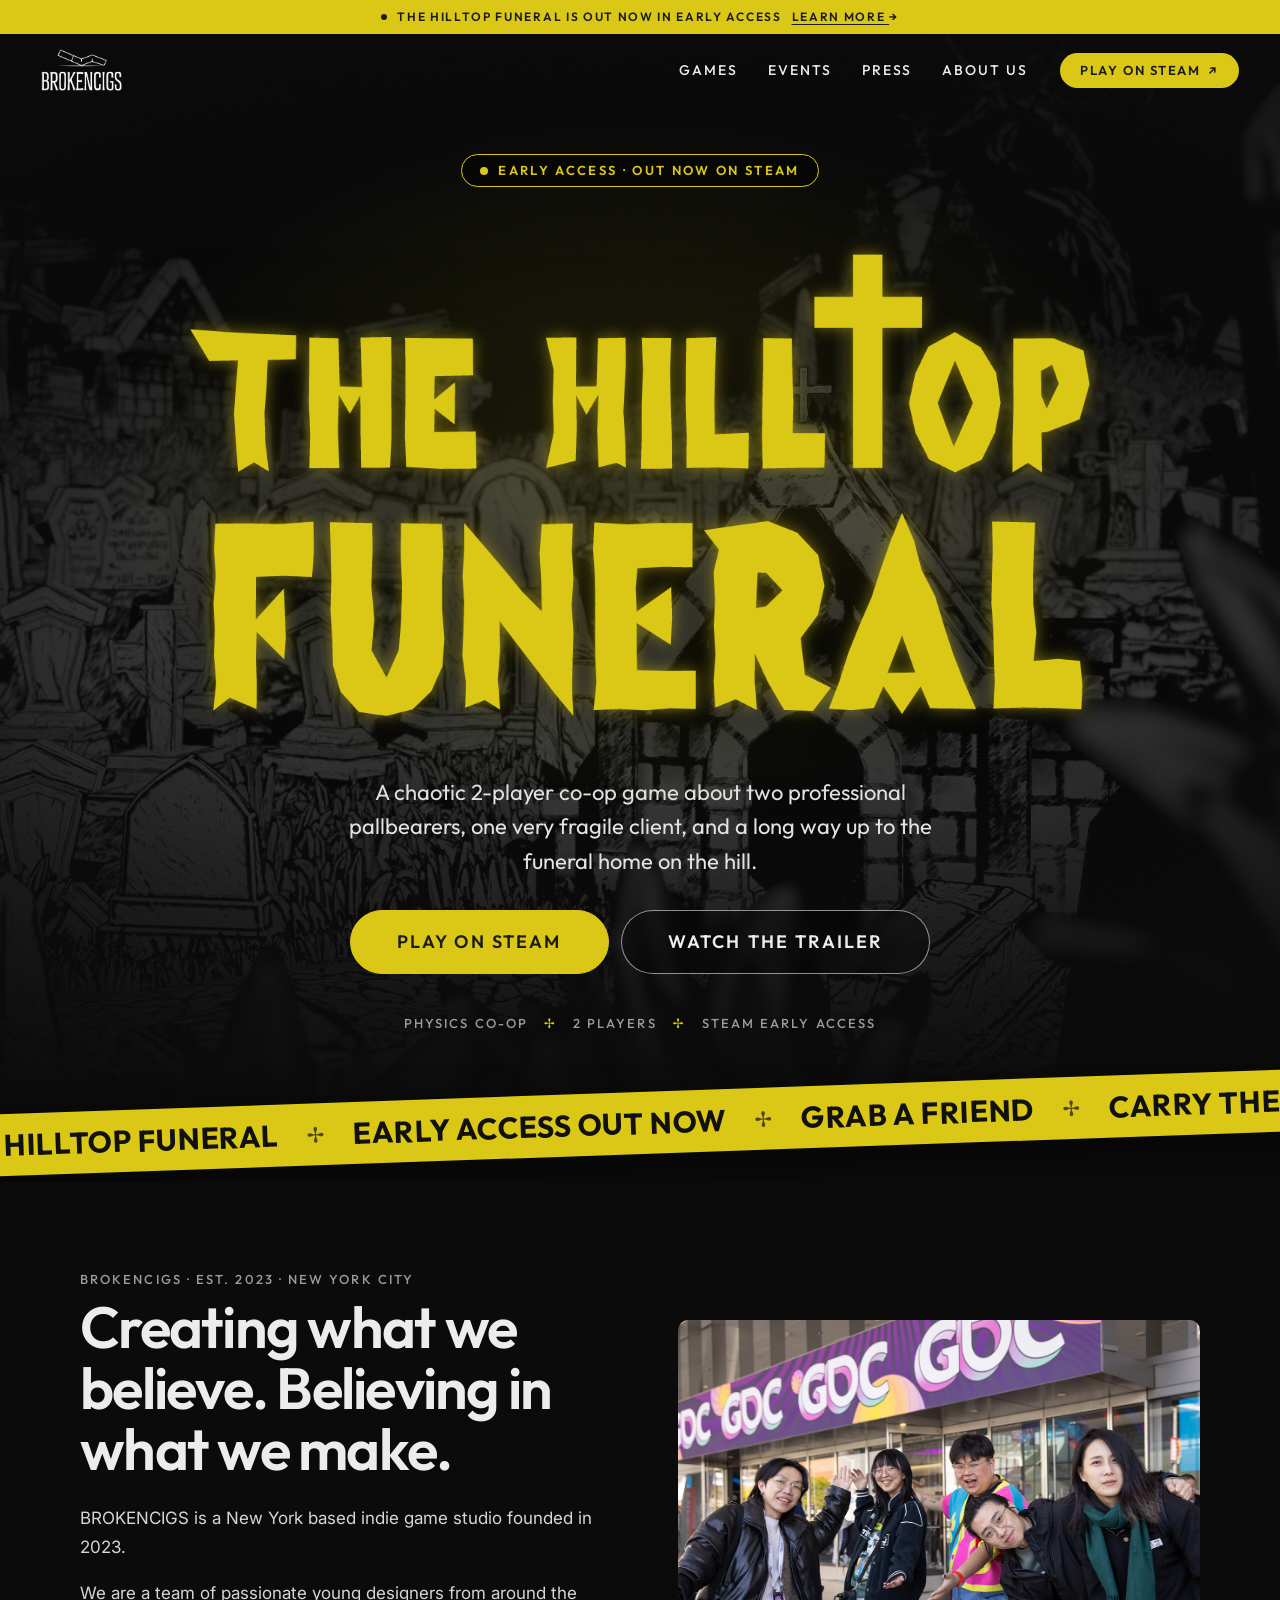
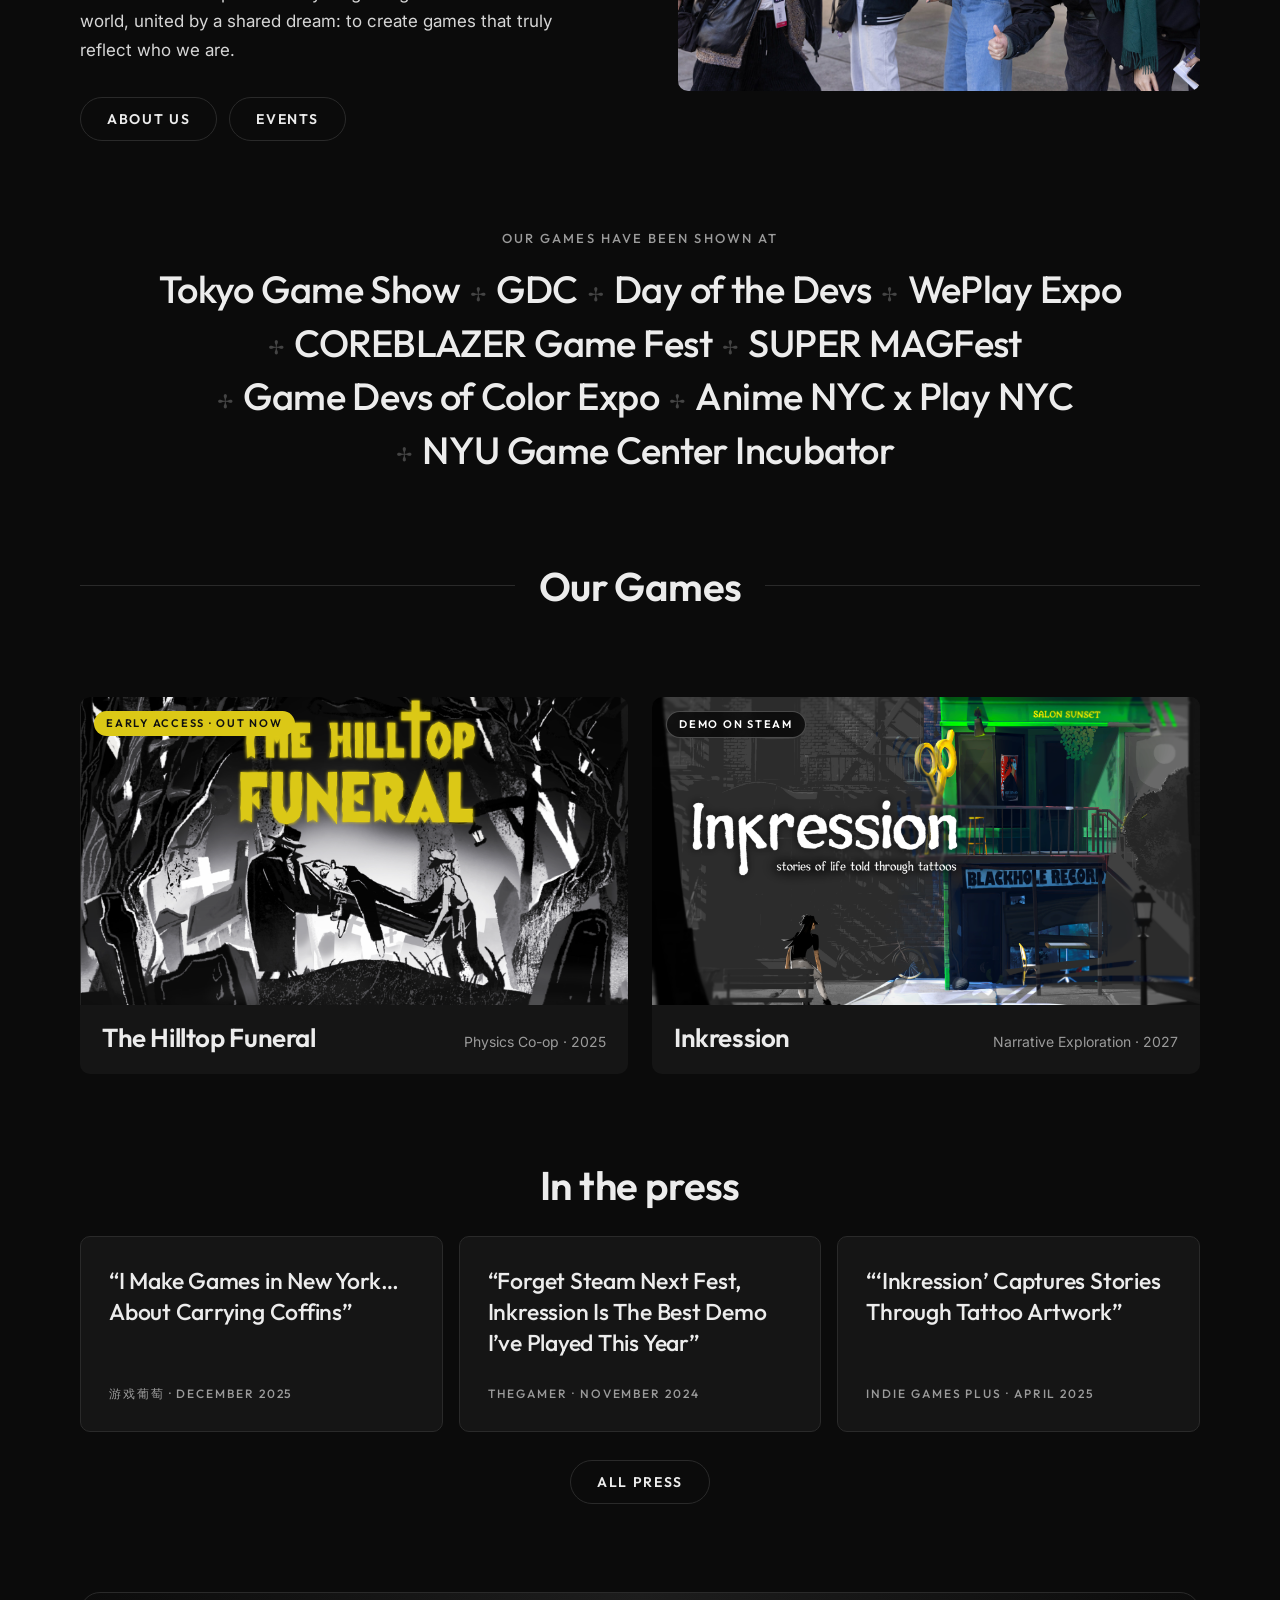
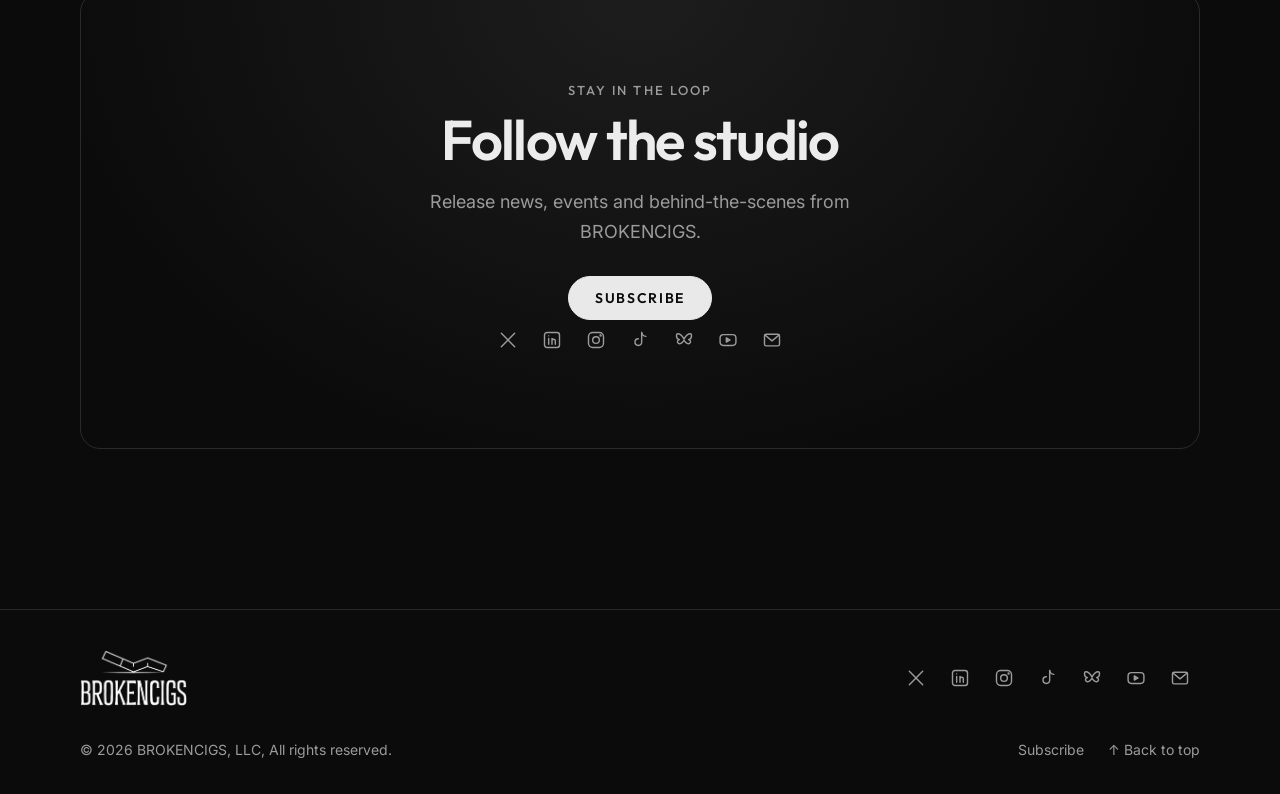
<file: index.html>
<!doctype html>
<html lang="en">
<head>
  <meta charset="utf-8">
  <meta name="viewport" content="width=device-width, initial-scale=1">
  <title>BROKENCIGS — New York Indie Game Studio</title>
  <meta name="description" content="New York indie game studio. Creating what we believe. Believing in what we make. The Hilltop Funeral is out now in Early Access on Steam.">
  <meta name="keywords" content="indie game, indie game studio, new york indie game studio, nyc game studio, brokencigs, nyc indie, the hilltop funeral, inkression">
  <meta property="og:title" content="BROKENCIGS — The Hilltop Funeral is out now in Early Access">
  <meta property="og:description" content="New York indie game studio. Creating what we believe. Believing in what we make.">
  <meta property="og:image" content="https://brokencigs.com/images/home-page/hilltop-early-access.png">
  <meta name="twitter:card" content="summary_large_image">
  <link rel="canonical" href="https://brokencigs.com/">
  <link rel="icon" href="/images/brand/favicon-32.png">
  <link rel="apple-touch-icon" href="/images/brand/apple-touch-icon.png">
  <link rel="stylesheet" href="/assets/site.css">
  <script src="/site-config.js" defer></script>
  <script src="/assets/site.js" defer></script>
</head>
<body>
<script>
// ── HOME PAGE CONTENT ─────────────────────────────────────────
// Block types are listed in README.md. Reorder, add or remove freely.
// To feature a different game later, edit the "promo" and "marquee" blocks.
PAGE = {
  blocks: [

    // 1. Full-screen spotlight on the game we're promoting
    {
      type:       "promo",
      title:      "The Hilltop Funeral",
      badge:      "Early Access · Out now on Steam",
      logo:       "/images/the-hilltop-funeral/logo.png",
      link:       "/the-hilltop-funeral/",
      background: "/images/the-hilltop-funeral/page-background.png",
      accent:     "#dbc816",
      accentInk:  "#1c1c1c",
      text:       "A chaotic 2-player co-op game about two professional pallbearers, one very fragile client, and a long way up to the funeral home on the hill.",
      buttons: [
        { label: "Play on Steam", url: "https://store.steampowered.com/app/3553350/The_Hilltop_Funeral/" },
        { label: "Watch the trailer", url: "https://www.youtube.com/watch?v=ZoVOGycCqyU", style: "ghost" },
      ],
      meta: ["Physics Co-op", "2 Players", "Steam Early Access"],
    },

    // 2. Scrolling ticker (click goes to Steam)
    {
      type:  "marquee",
      link:  "https://store.steampowered.com/app/3553350/The_Hilltop_Funeral/",
      color: "#dbc816",
      ink:   "#111111",
      items: ["The Hilltop Funeral", "Early Access out now", "Grab a friend", "Carry the casket", "Deliver the dead", "Play on Steam"],
    },

    // 3. Who we are
    {
      type:    "split",
      eyebrow: "BROKENCIGS · Est. 2023 · New York City",
      title:   "Creating what we believe. Believing in what we make.",
      body:    "BROKENCIGS is a New York based indie game studio founded in 2023.\n\nWe are a team of passionate young designers from around the world, united by a shared dream: to create games that truly reflect who we are.",
      image:   { src: "/images/about/team-at-gdc.jpg", alt: "The BROKENCIGS team outside GDC" },
      buttons: [
        { label: "About us", url: "/about-us/", style: "ghost" },
        { label: "Events",   url: "/events/",   style: "ghost" },
      ],
    },

    // 4. Where we've shown our games
    {
      type:  "chips",
      title: "Our games have been shown at",
      hover: "#dbc816",                 // colour when you point at a name
      items: [
        { label: "Tokyo Game Show",           url: "/events-2025/" },
        { label: "GDC",                       url: "/events-2025/" },
        { label: "Day of the Devs",           url: "/events-2025/" },
        { label: "WePlay Expo",               url: "/events-2025/" },
        { label: "COREBLAZER Game Fest",      url: "/events-2025/" },
        { label: "SUPER MAGFest",             url: "/events-2025/" },
        { label: "Game Devs of Color Expo",   url: "/events-2025/" },
        { label: "Anime NYC x Play NYC",      url: "/events-2024/" },
        { label: "NYU Game Center Incubator", url: "/events-2024/" },
      ],
    },

    // 5. Games (cards come from site-config.js)
    { type: "heading", text: "Our Games" },
    { type: "cards", source: "games" },

    // 6. Press headlines (full list lives on /press/)
    {
      type:  "quotes",
      title: "In the press",
      items: [
        { text: "I Make Games in New York… About Carrying Coffins",
          source: "游戏葡萄 · December 2025",
          url: "https://mp.weixin.qq.com/s/40uo7gudDK7MLKStFDZrXw" },
        { text: "Forget Steam Next Fest, Inkression Is The Best Demo I’ve Played This Year",
          source: "TheGamer · November 2024",
          url: "https://www.thegamer.com/inkression-demo/" },
        { text: "‘Inkression’ Captures Stories Through Tattoo Artwork",
          source: "Indie Games Plus · April 2025",
          url: "https://indiegamesplus.com/inkression-preview/" },
      ],
      buttons: [{ label: "All press", url: "/press/", style: "ghost" }],
    },

    // 7. Newsletter + socials
    {
      type:    "cta",
      eyebrow: "Stay in the loop",
      title:   "Follow the studio",
      text:    "Release news, events and behind-the-scenes from BROKENCIGS.",
      buttons: [{ label: "Subscribe", url: "https://mailchi.mp/brokencigs/subscribe" }],
      socials: true,
    },
  ],
};
</script>
</body>
</html>
</file>
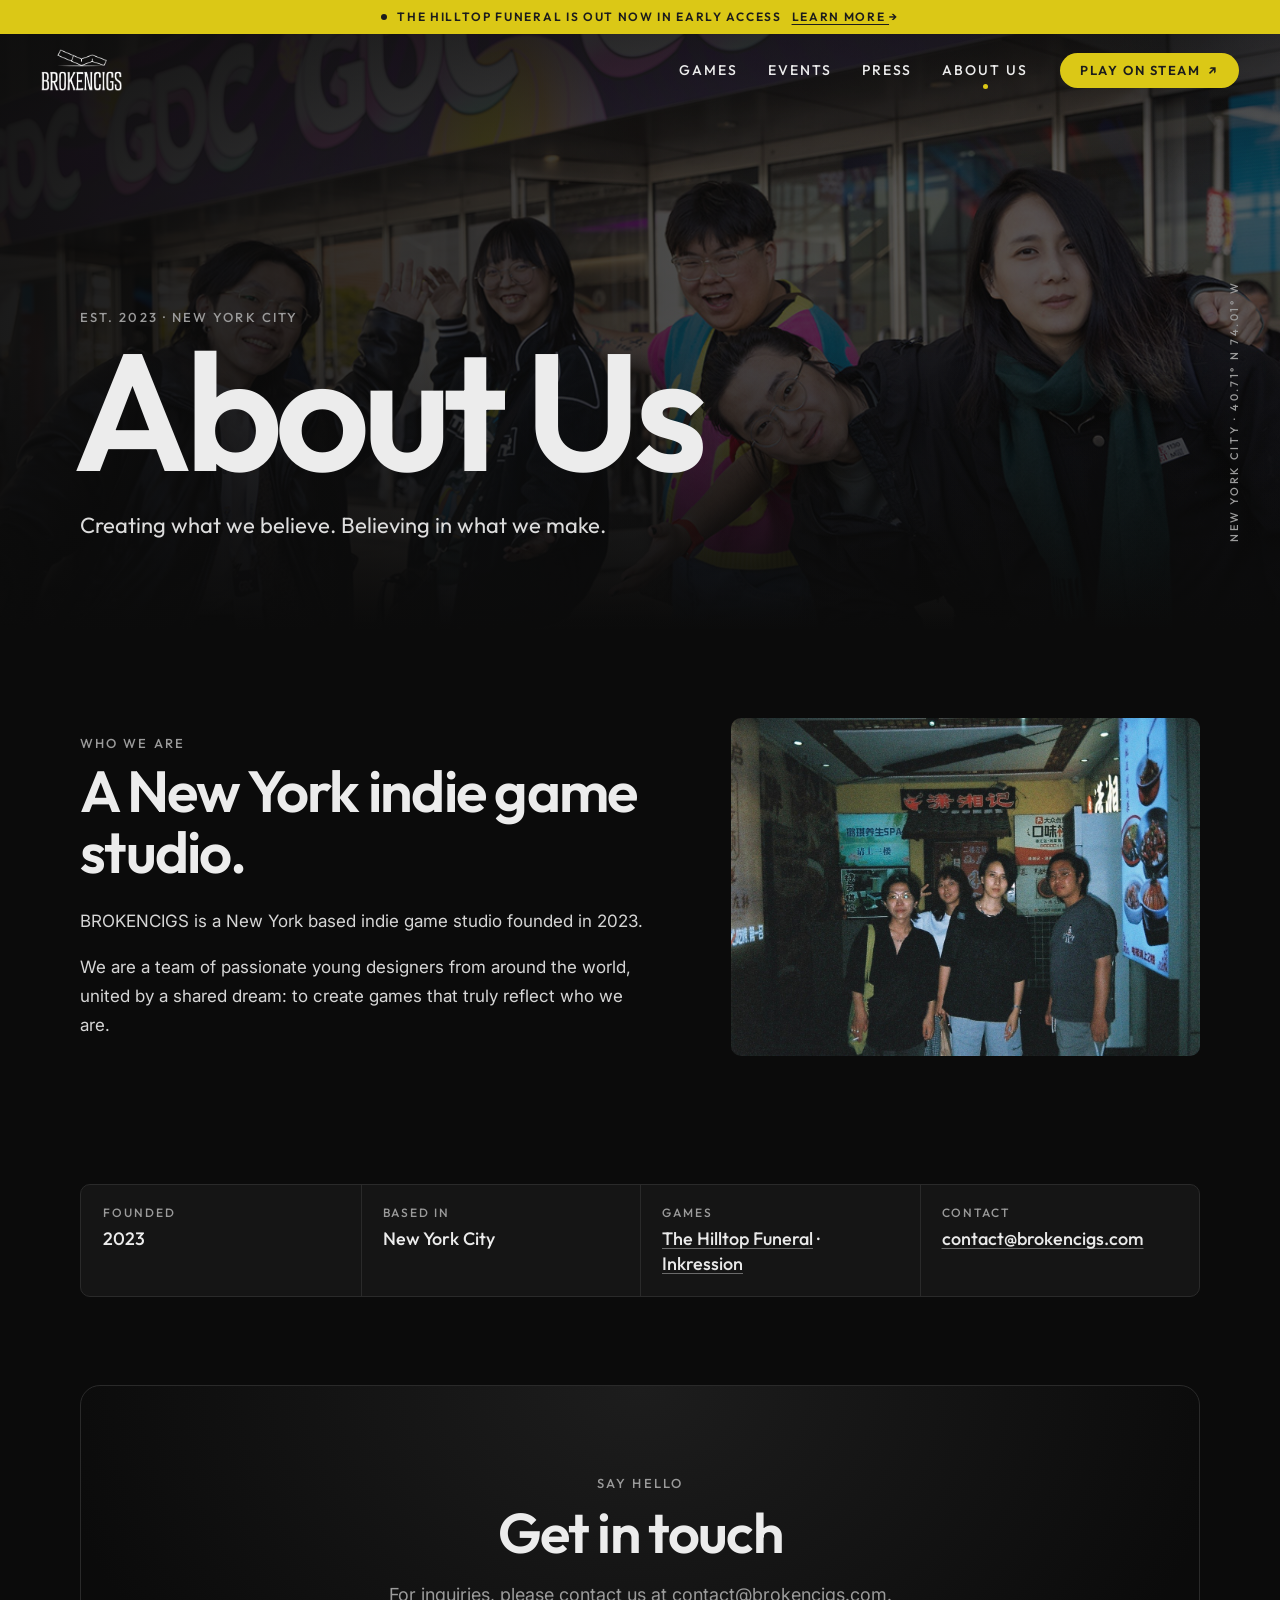
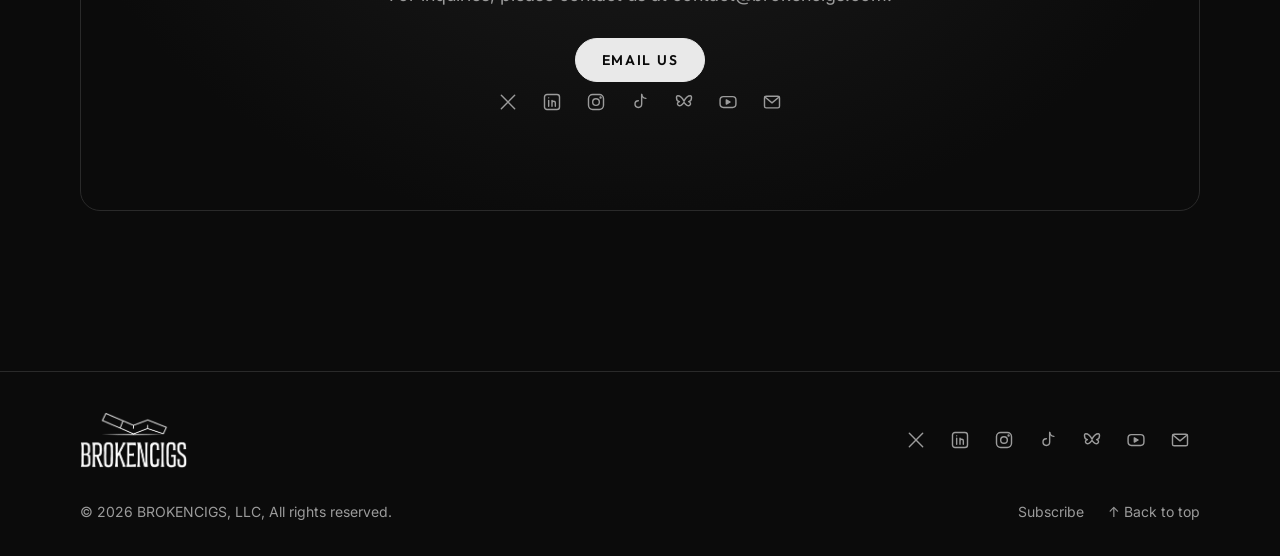
<file: about-us/index.html>
<!doctype html>
<html lang="en">
<head>
  <meta charset="utf-8">
  <meta name="viewport" content="width=device-width, initial-scale=1">
  <title>About Us — BROKENCIGS</title>
  <meta name="description" content="BROKENCIGS is a New York based indie game studio founded in 2023.">
  <meta property="og:title" content="About Us — BROKENCIGS">
  <meta property="og:description" content="BROKENCIGS is a New York based indie game studio founded in 2023.">
  <meta property="og:image" content="https://brokencigs.com/images/about/team-film.jpg">
  <link rel="canonical" href="https://brokencigs.com/about-us/">
  <link rel="icon" href="/images/brand/favicon-32.png">
  <link rel="apple-touch-icon" href="/images/brand/apple-touch-icon.png">
  <link rel="stylesheet" href="/assets/site.css">
  <script src="/site-config.js" defer></script>
  <script src="/assets/site.js" defer></script>
</head>
<body>
<script>
// ── ABOUT US ──────────────────────────────────────────────────
PAGE = {
  blocks: [
    {
      type:       "page-hero",
      eyebrow:    "Est. 2023 · New York City",
      title:      "About Us",
      intro:      "Creating what we believe. Believing in what we make.",
      background: "/images/about/team-at-gdc.jpg",
      position:   "center 35%",
      aside:      "New York City · 40.71° N 74.01° W",
    },

    {
      type:    "split",
      eyebrow: "Who we are",
      title:   "A New York indie game studio.",
      body:    "BROKENCIGS is a New York based indie game studio founded in 2023.\n\nWe are a team of passionate young designers from around the world, united by a shared dream: to create games that truly reflect who we are.",
      image:   { src: "/images/about/team-film.jpg", alt: "The BROKENCIGS team, shot on film" },
      imageSize: "medium",  // "small", "medium", or delete for half-and-half
    },

    {
      type: "facts",
      items: [
        ["Founded",  "2023"],
        ["Based in", "New York City"],
        ["Games",    "[The Hilltop Funeral](/the-hilltop-funeral/) · [Inkression](/inkression/)"],
        ["Contact",  "[contact@brokencigs.com](mailto:contact@brokencigs.com)"],
      ],
    },

    {
      type:    "cta",
      eyebrow: "Say hello",
      title:   "Get in touch",
      text:    "For inquiries, please contact us at contact@brokencigs.com.",
      buttons: [{ label: "Email us", url: "mailto:contact@brokencigs.com" }],
      socials: true,
    },
  ],
};
</script>
</body>
</html>
</file>
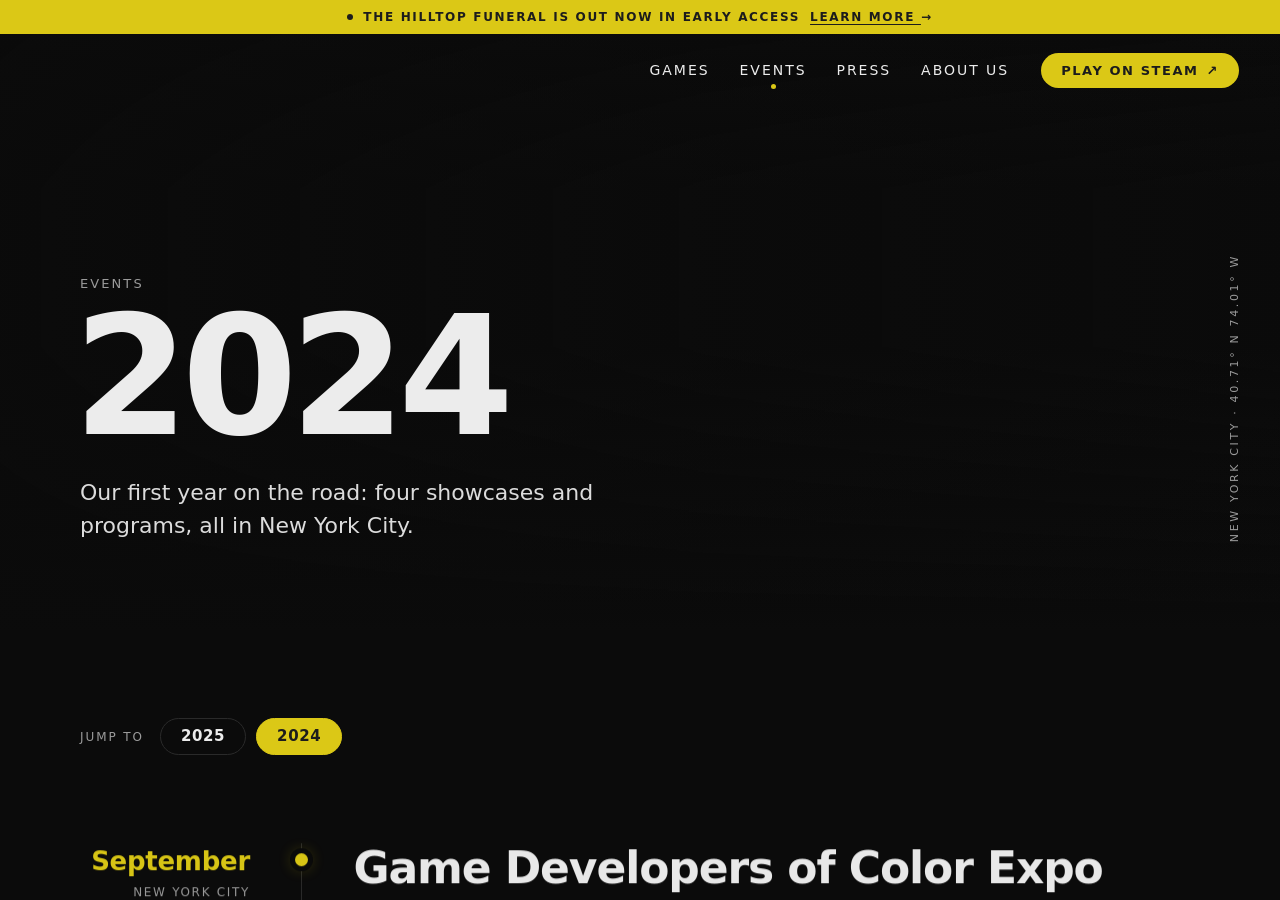
<file: copy-of-2025/index.html>
<!doctype html>
<html lang="en"><head>
<meta charset="utf-8">
<title>Redirecting…</title>
<link rel="canonical" href="https://brokencigs.com/events-2024/">
<meta http-equiv="refresh" content="0; url=/events-2024/">
<meta name="robots" content="noindex">
</head><body><a href="/events-2024/">Continue</a></body></html>
</file>
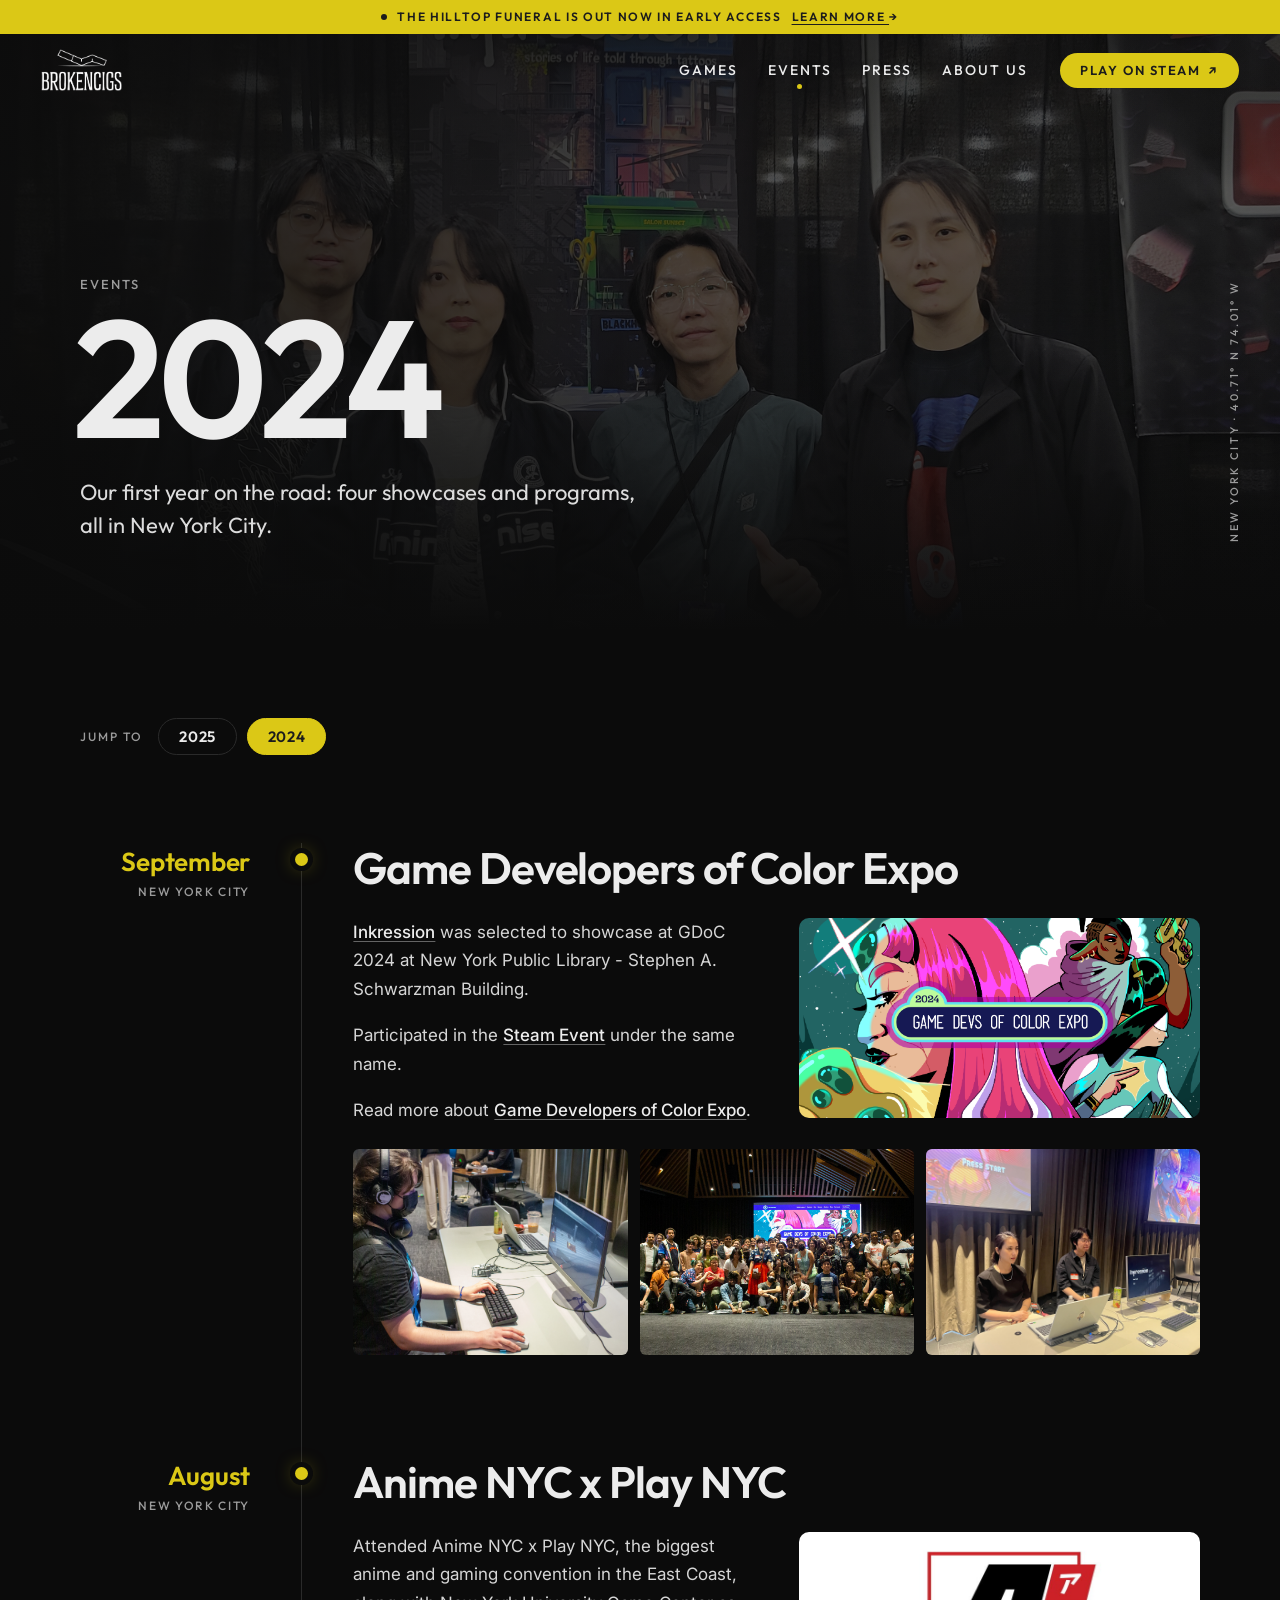
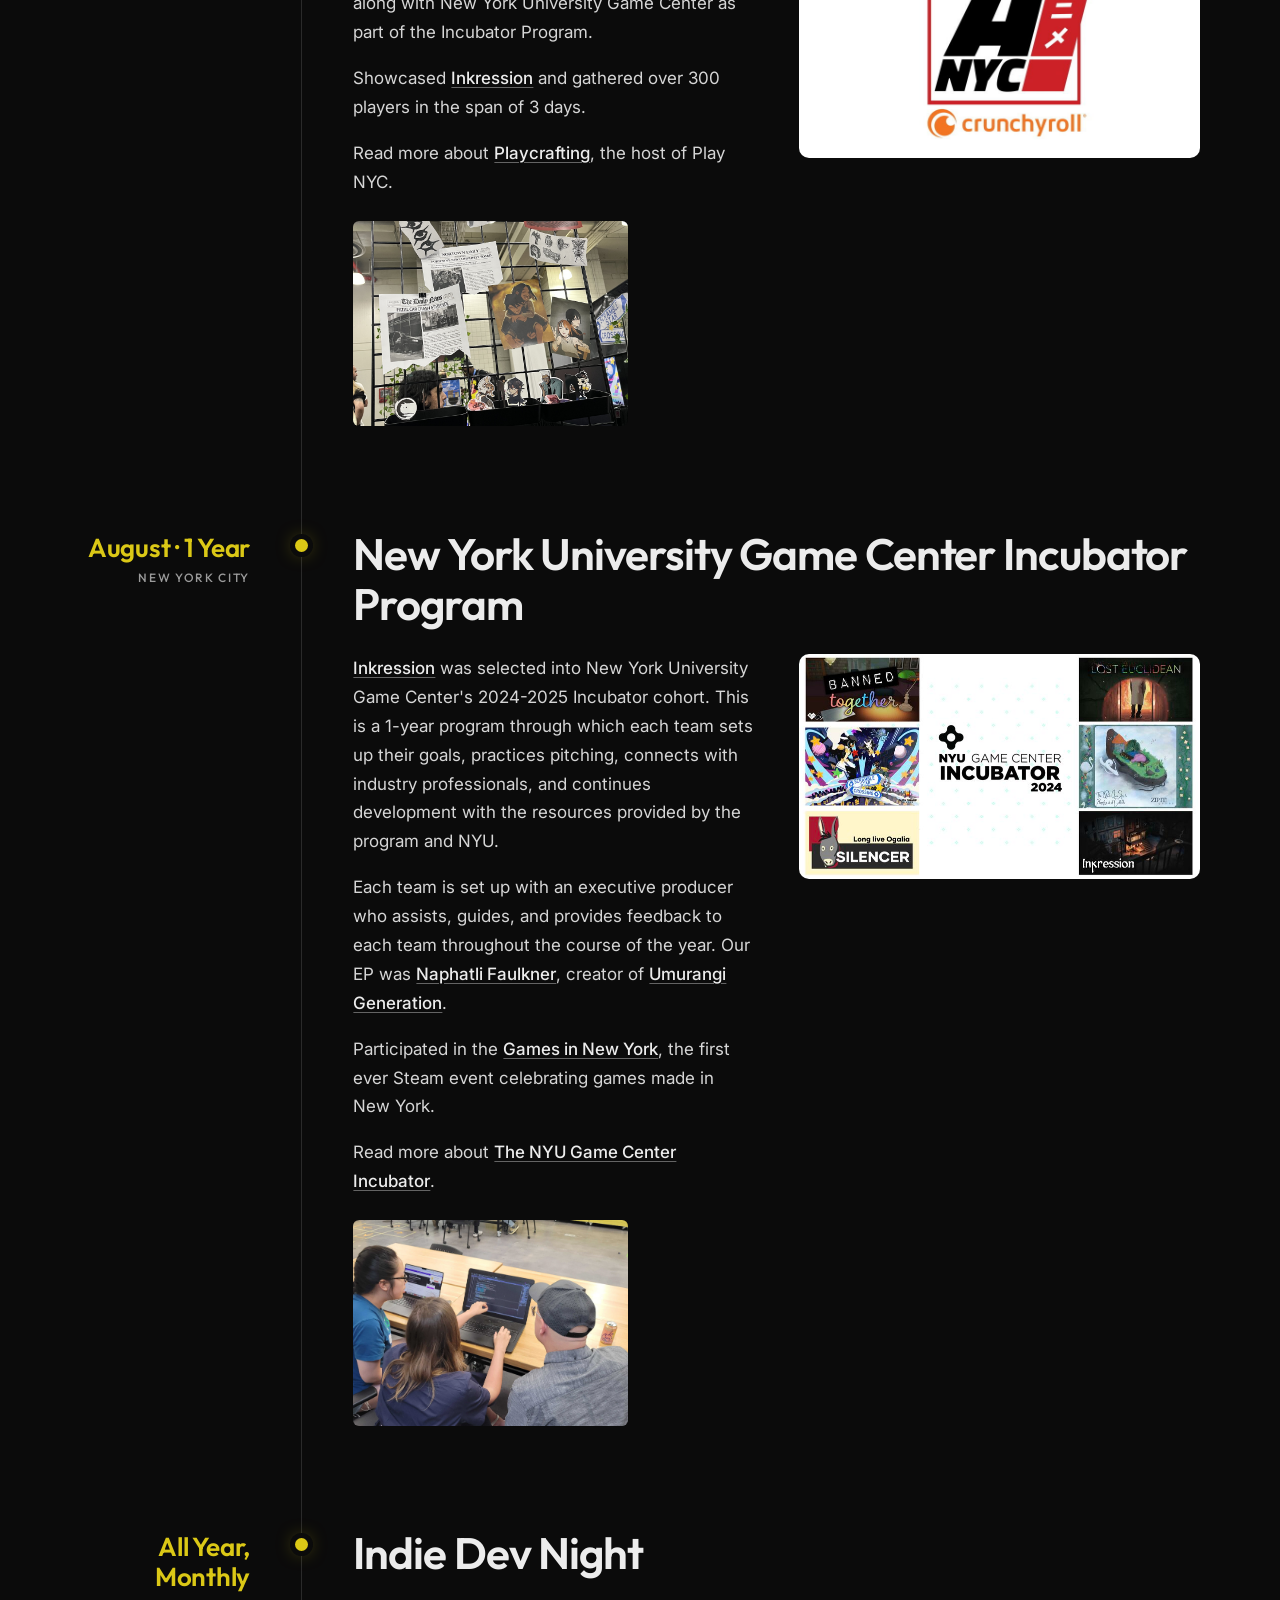
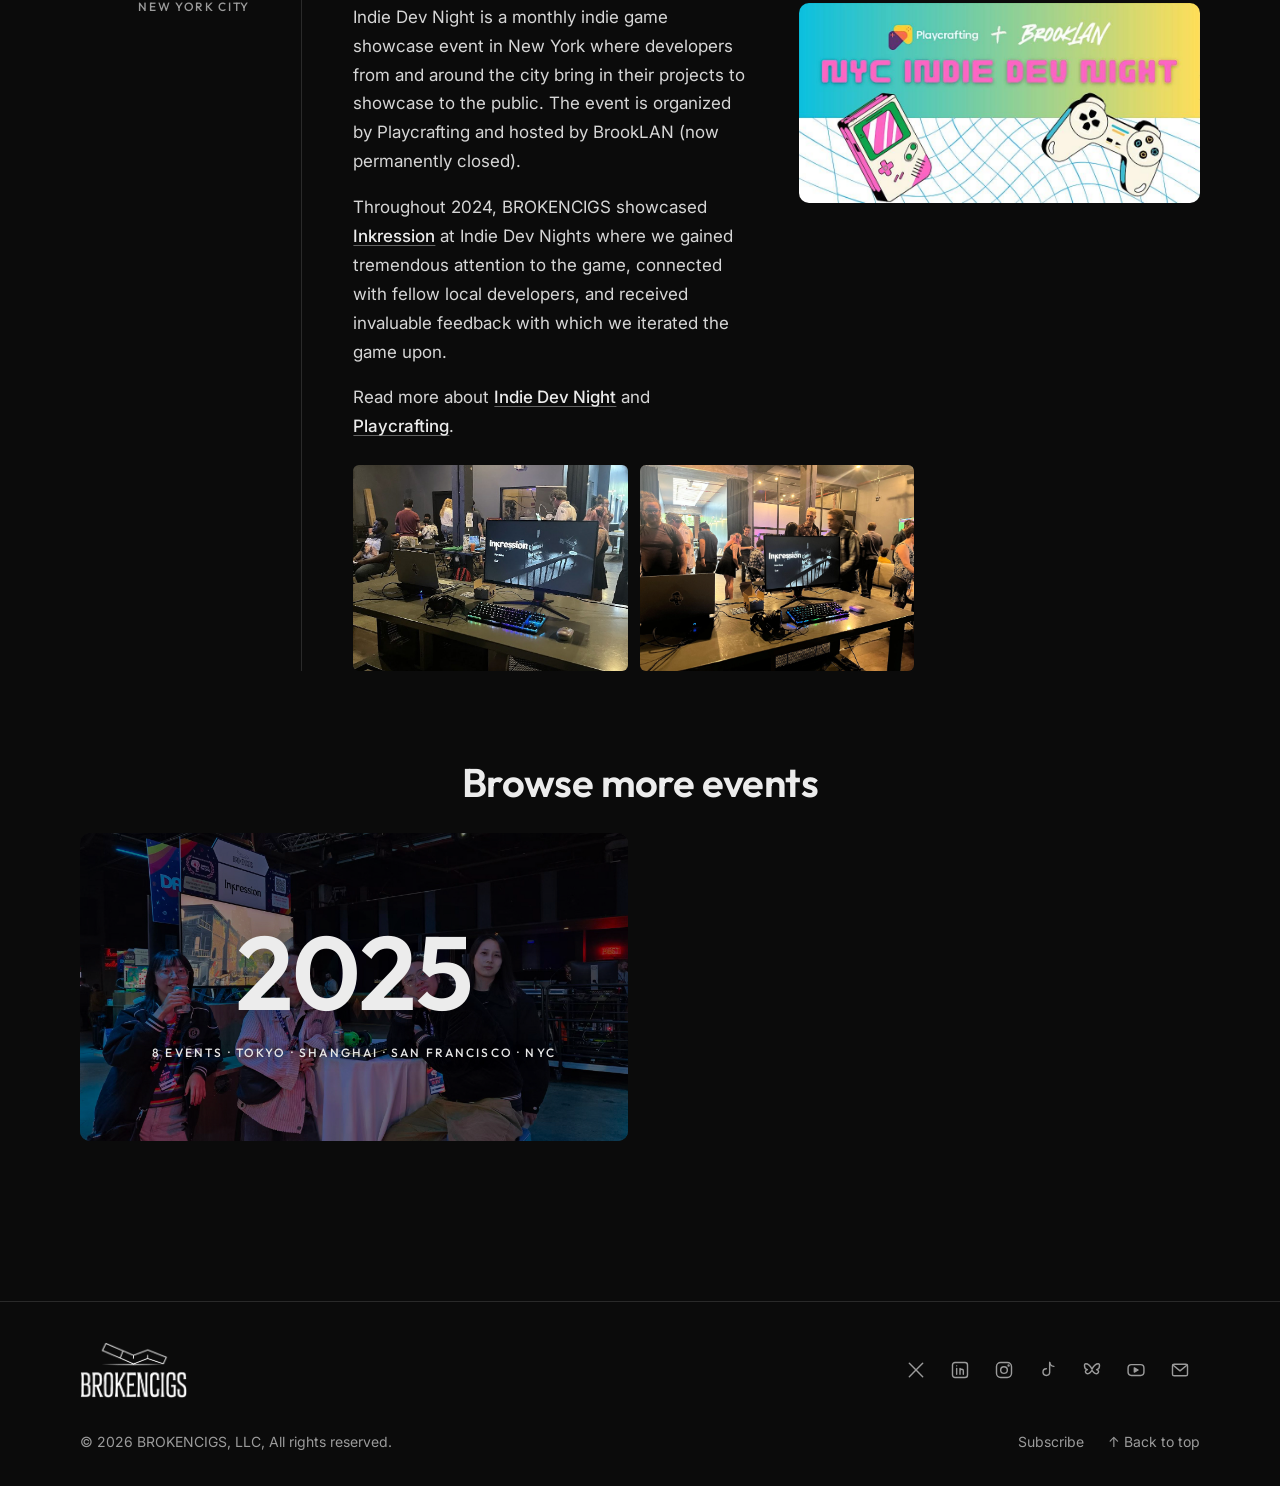
<file: events-2024/index.html>
<!doctype html>
<html lang="en">
<head>
  <meta charset="utf-8">
  <meta name="viewport" content="width=device-width, initial-scale=1">
  <title>Events 2024 — BROKENCIGS</title>
  <meta name="description" content="Where BROKENCIGS showcased in 2024: GDoC Expo, Anime NYC x Play NYC, the NYU Game Center Incubator and Indie Dev Night.">
  <meta property="og:title" content="Events 2024 — BROKENCIGS">
  <meta property="og:image" content="https://brokencigs.com/images/covers/events-2024.jpg">
  <meta name="twitter:card" content="summary_large_image">
  <link rel="canonical" href="https://brokencigs.com/events-2024/">
  <link rel="icon" href="/images/brand/favicon-32.png">
  <link rel="apple-touch-icon" href="/images/brand/apple-touch-icon.png">
  <link rel="stylesheet" href="/assets/site.css">
  <script src="/site-config.js" defer></script>
  <script src="/assets/site.js" defer></script>
</head>
<body>
<script>
// ── EVENTS: 2024 ──────────────────────────────────────────────
PAGE = {
  section: "/events/",
  blocks: [
    {
      type:       "page-hero",
      eyebrow:    "Events",
      title:      "2024",
      intro:      "Our first year on the road: four showcases and programs, all in New York City.",
      background: "/images/covers/events-2024.jpg",
      aside:      "New York City · 40.71° N 74.01° W",
    },

    { type: "year-nav", label: "Jump to" },

    {
      type:     "event",
      title:    "Game Developers of Color Expo",
      date:     "September",
      location: "New York City",
      body:     "[Inkression](/inkression/) was selected to showcase at GDoC 2024 at New York Public Library - Stephen A. Schwarzman Building.\n\nParticipated in the [Steam Event](https://store.steampowered.com/sale/gdocexpo2024) under the same name.\n\nRead more about [Game Developers of Color Expo](https://www.gamedevsofcolor.org/).",
      image:    "/images/events-2024/gdoc.png",
      link:     "https://www.gamedevsofcolor.org/",
      photos:   ["/images/events-2024/gdoc-1.jpg", "/images/events-2024/gdoc-2.jpg", "/images/events-2024/gdoc-3.jpg"],
    },

    {
      type:     "event",
      title:    "Anime NYC x Play NYC",
      date:     "August",
      location: "New York City",
      body:     "Attended Anime NYC x Play NYC, the biggest anime and gaming convention in the East Coast, along with New York University Game Center as part of the Incubator Program.\n\nShowcased [Inkression](/inkression/) and gathered over 300 players in the span of 3 days.\n\nRead more about [Playcrafting](https://playcrafting.com/), the host of Play NYC.",
      image:    "/images/events-2024/anime-nyc.jpg",
      link:     "https://animenyc.com/",
      photos:   ["/images/events-2024/anime-nyc-1.jpg", "/images/events-2024/anime-nyc-2.jpg", "/images/events-2024/anime-nyc-3.jpg"],
    },

    {
      type:     "event",
      title:    "New York University Game Center Incubator Program",
      date:     "August · 1 Year",
      location: "New York City",
      body:     "[Inkression](/inkression/) was selected into New York University Game Center's 2024-2025 Incubator cohort. This is a 1-year program through which each team sets up their goals, practices pitching, connects with industry professionals, and continues development with the resources provided by the program and NYU.\n\nEach team is set up with an executive producer who assists, guides, and provides feedback to each team throughout the course of the year. Our EP was [Naphatli Faulkner](https://www.youtube.com/channel/UCwPnX0XSfxswF0rL78NzNIw), creator of [Umurangi Generation](https://store.steampowered.com/app/1223500/Umurangi_Generation/).\n\nParticipated in the [Games in New York](https://store.steampowered.com/sale/GamesinNY), the first ever Steam event celebrating games made in New York.\n\nRead more about [The NYU Game Center Incubator](https://gamecenter.nyu.edu/about/incubator/).",
      image:    "/images/events-2024/nyu-incubator.jpg",
      link:     "https://gamecenter.nyu.edu/about/incubator/",
      photos:   ["/images/events-2024/nyu-incubator-1.jpg", "/images/events-2024/nyu-incubator-2.jpg", "/images/events-2024/nyu-incubator-3.jpg"],
    },

    {
      type:     "event",
      title:    "Indie Dev Night",
      date:     "All Year, Monthly",
      location: "New York City",
      body:     "Indie Dev Night is a monthly indie game showcase event in New York where developers from and around the city bring in their projects to showcase to the public. The event is organized by Playcrafting and hosted by BrookLAN (now permanently closed).\n\nThroughout 2024, BROKENCIGS showcased [Inkression](/inkression/) at Indie Dev Nights where we gained tremendous attention to the game, connected with fellow local developers, and received invaluable feedback with which we iterated the game upon.\n\nRead more about [Indie Dev Night](https://www.eventbrite.com/e/nyc-indie-dev-night-cozy-edition-os-nyc-december-4th-tickets-1902309792799) and [Playcrafting](https://playcrafting.com/).",
      image:    "/images/events-2024/indie-dev-night.jpg",
      link:     "https://www.eventbrite.com/e/nyc-indie-dev-night-cozy-edition-os-nyc-december-4th-tickets-1902309792799",
      photos:   ["/images/events-2024/indie-dev-night-1.jpg", "/images/events-2024/indie-dev-night-2.jpg", "/images/events-2024/indie-dev-night-3.jpg"],
    },

    { type: "cards", title: "Browse more events", source: "events", exclude: "events-2024" },
  ],
};
</script>
</body>
</html>
</file>
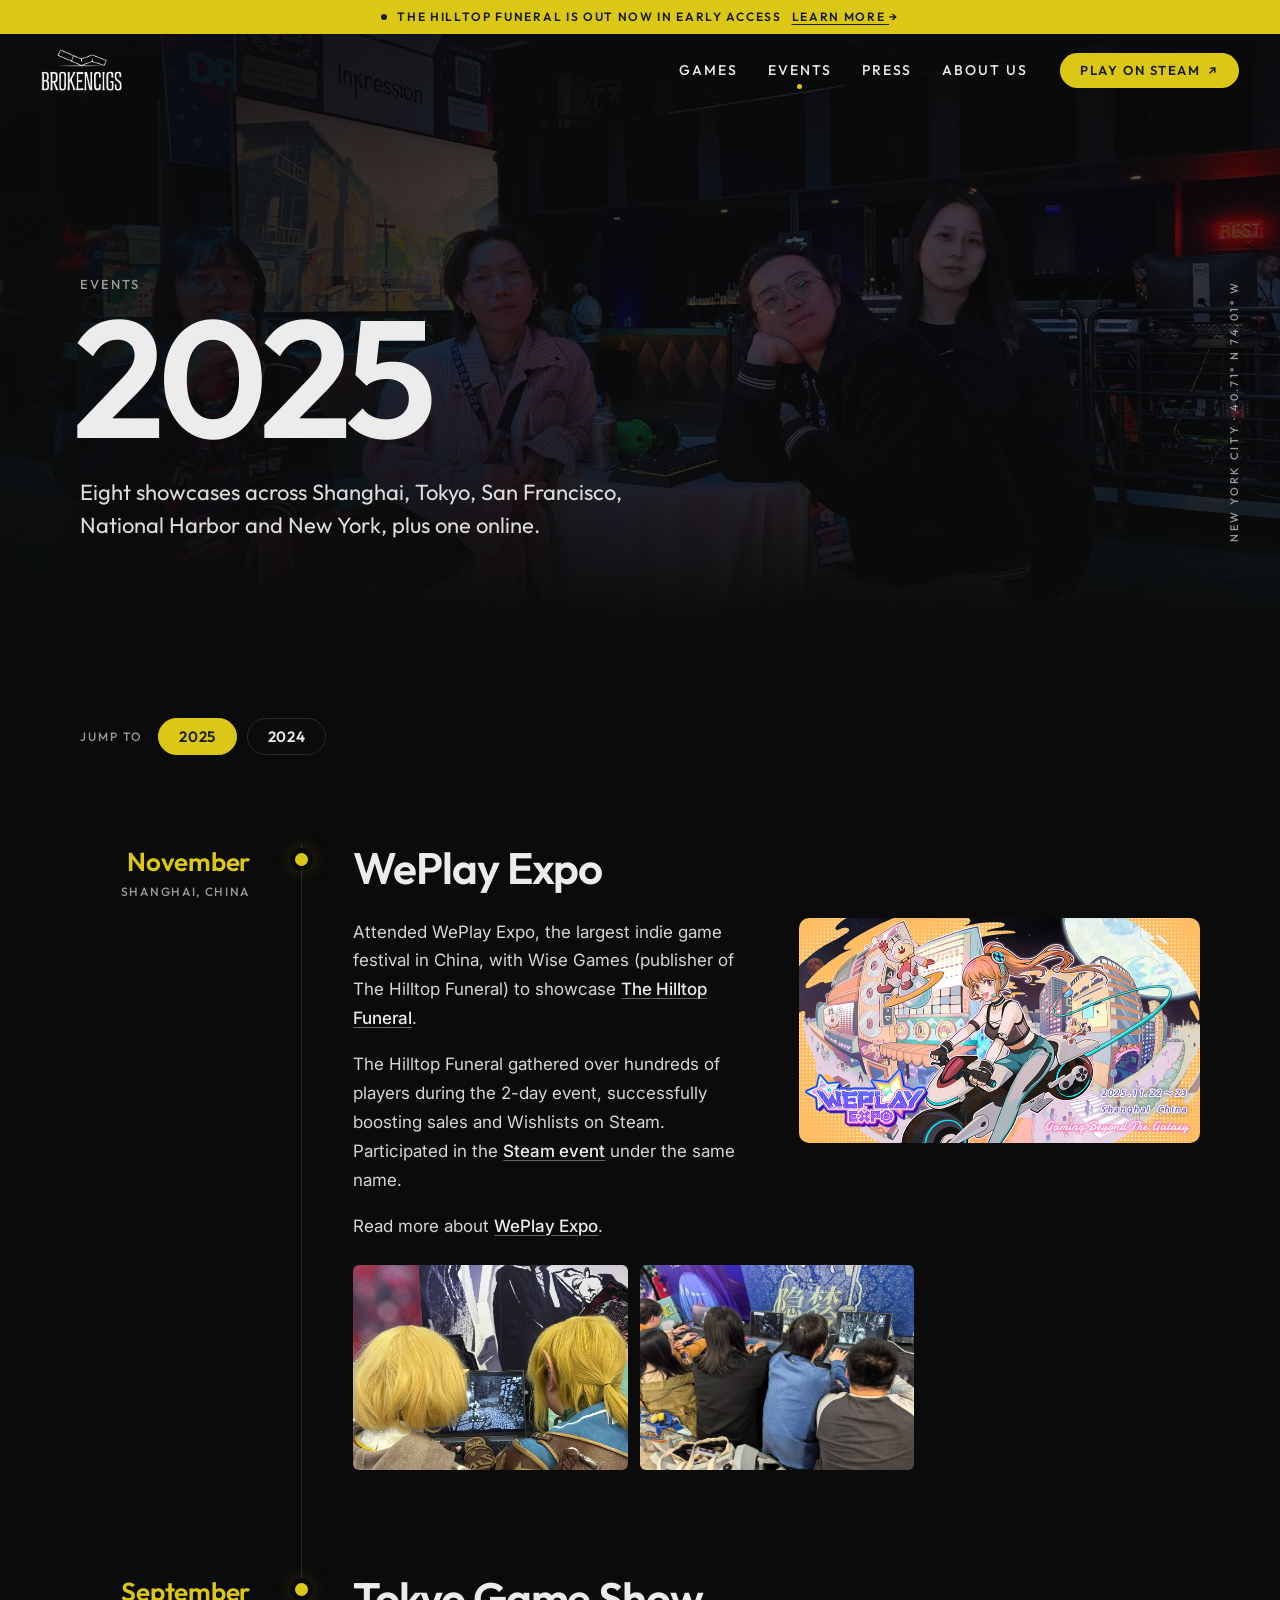
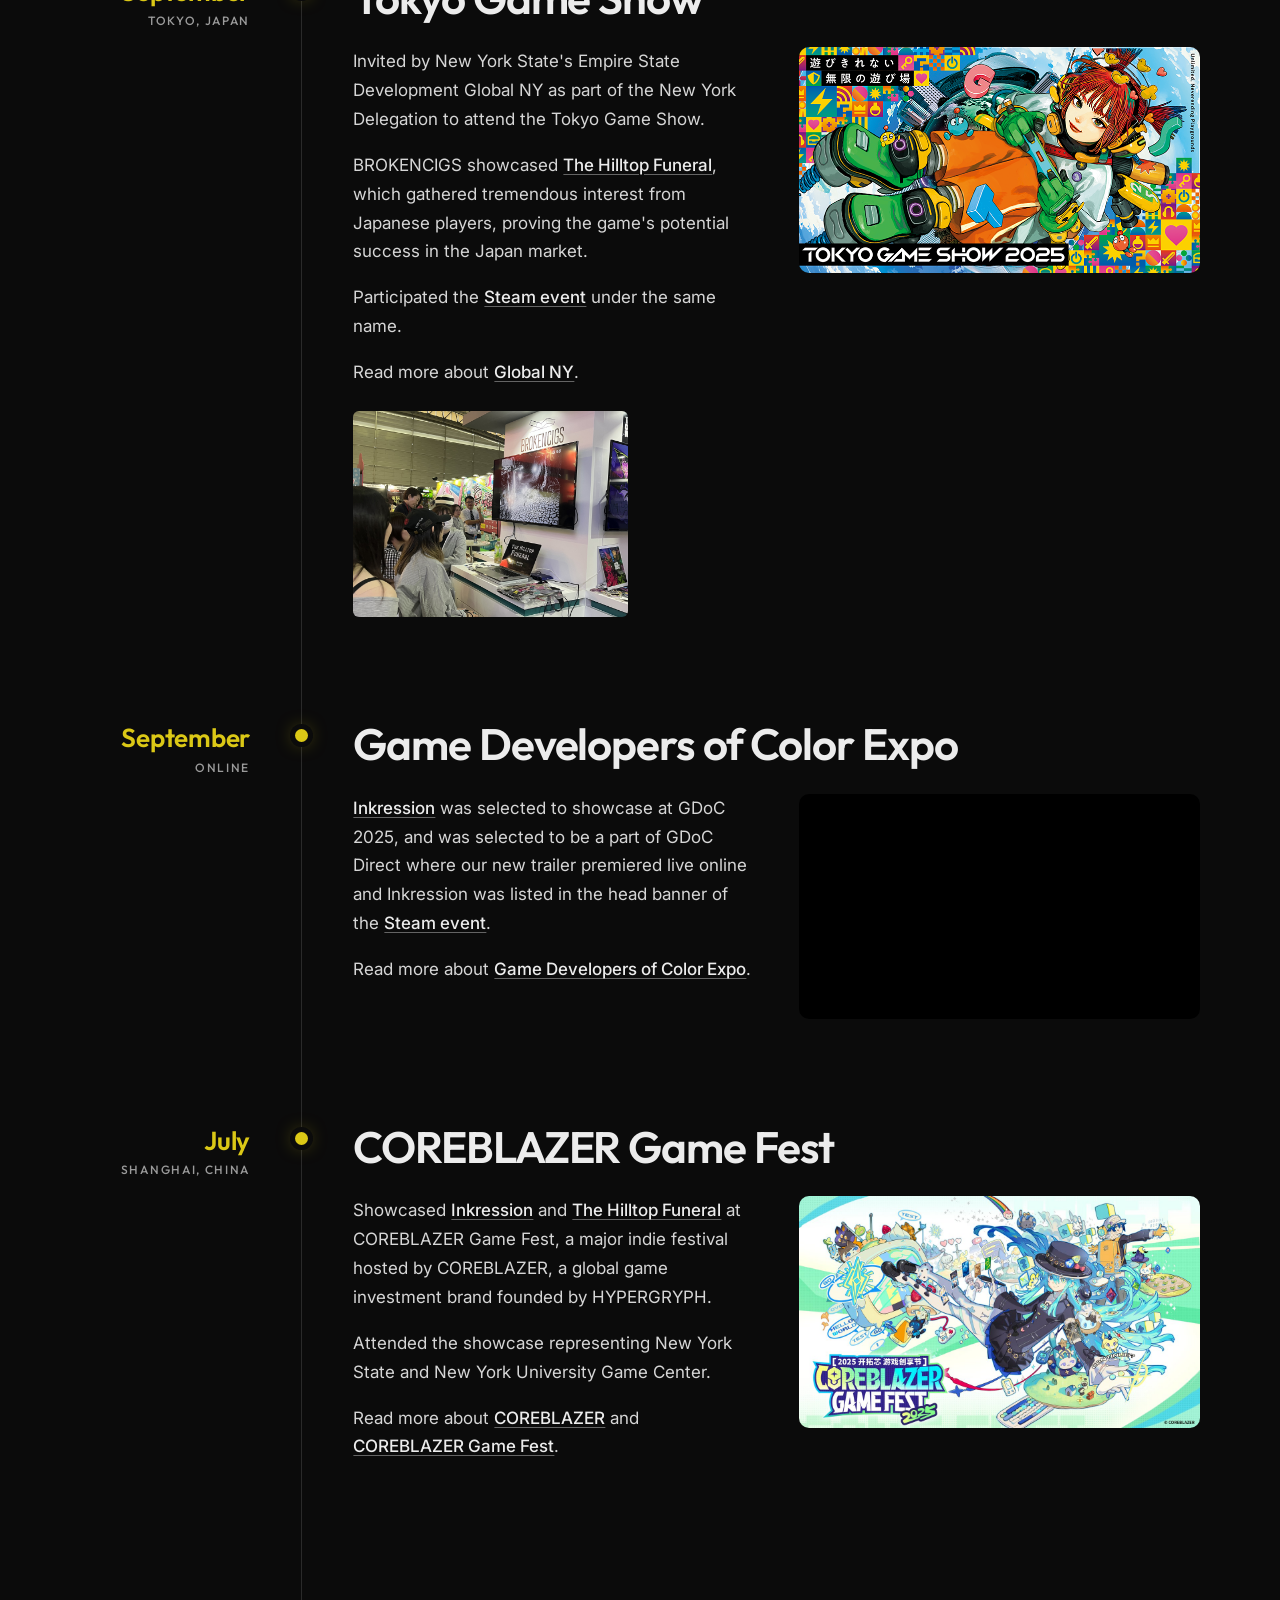
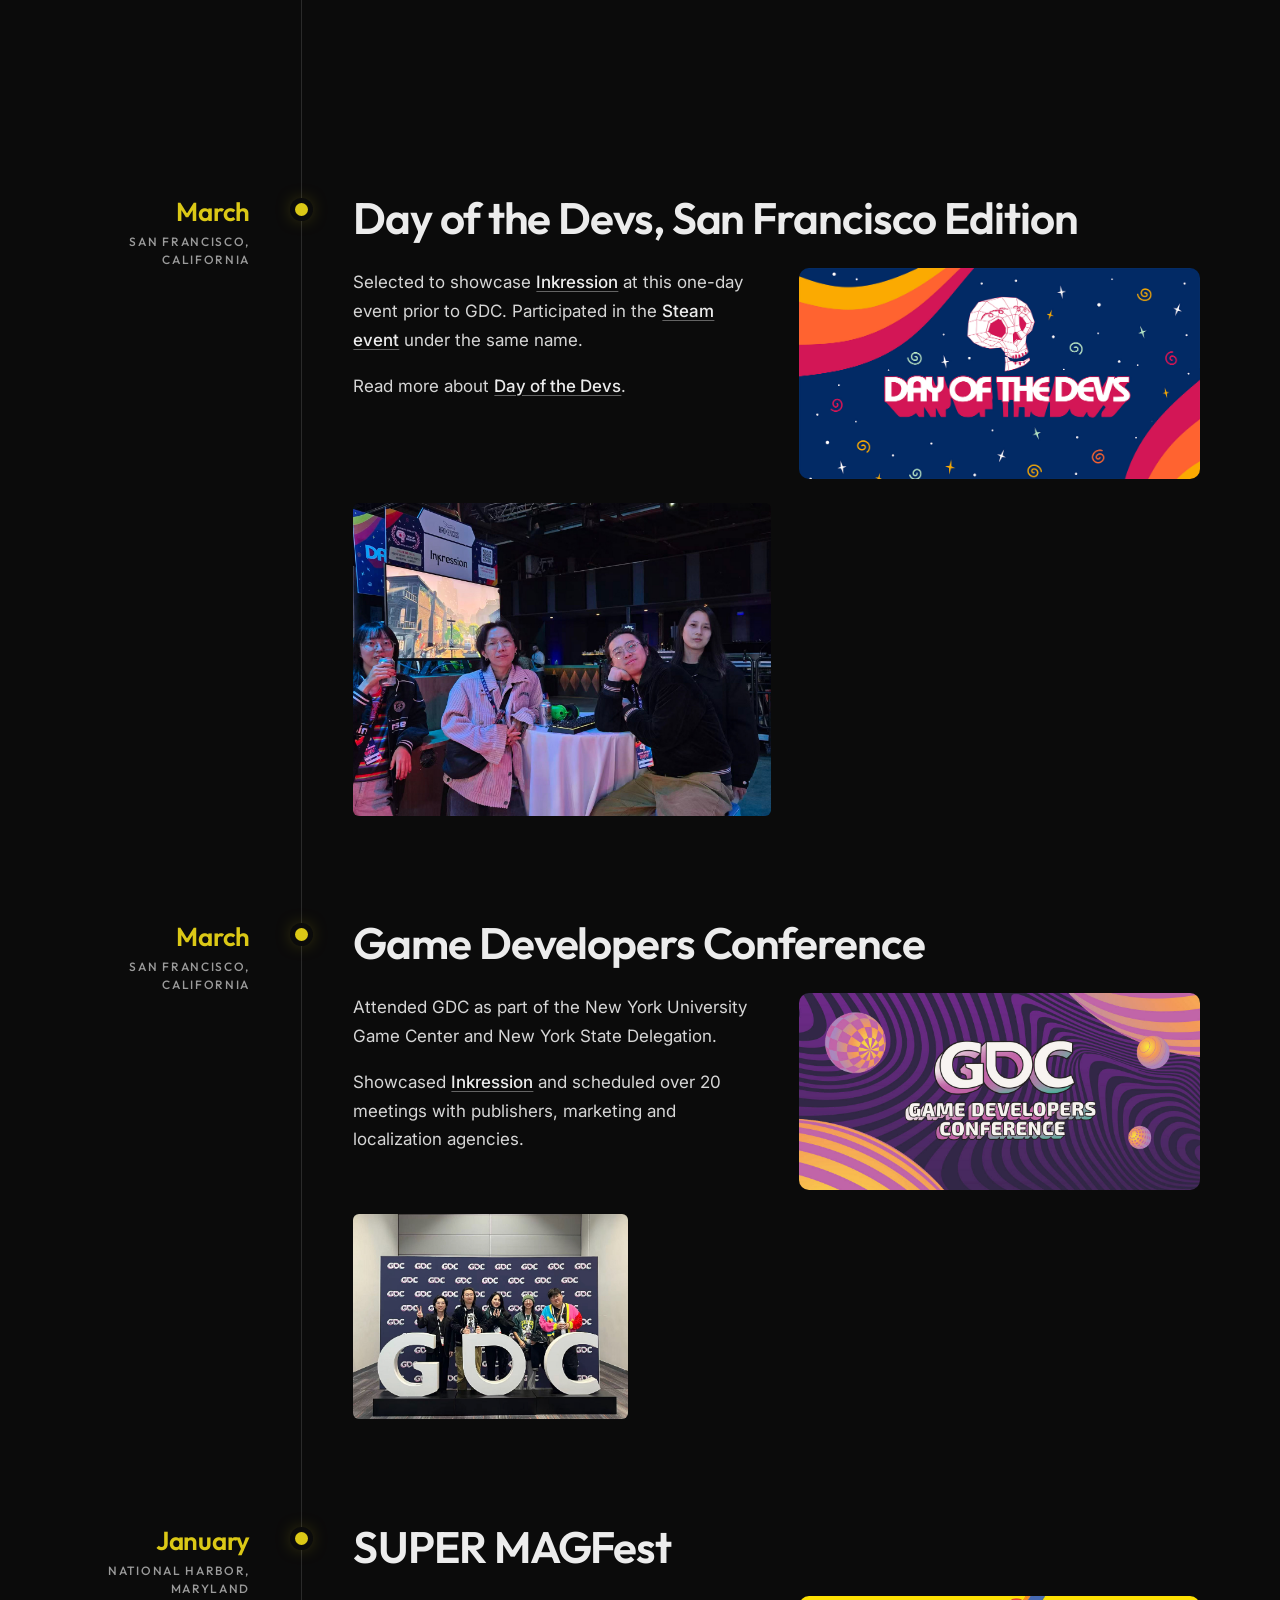
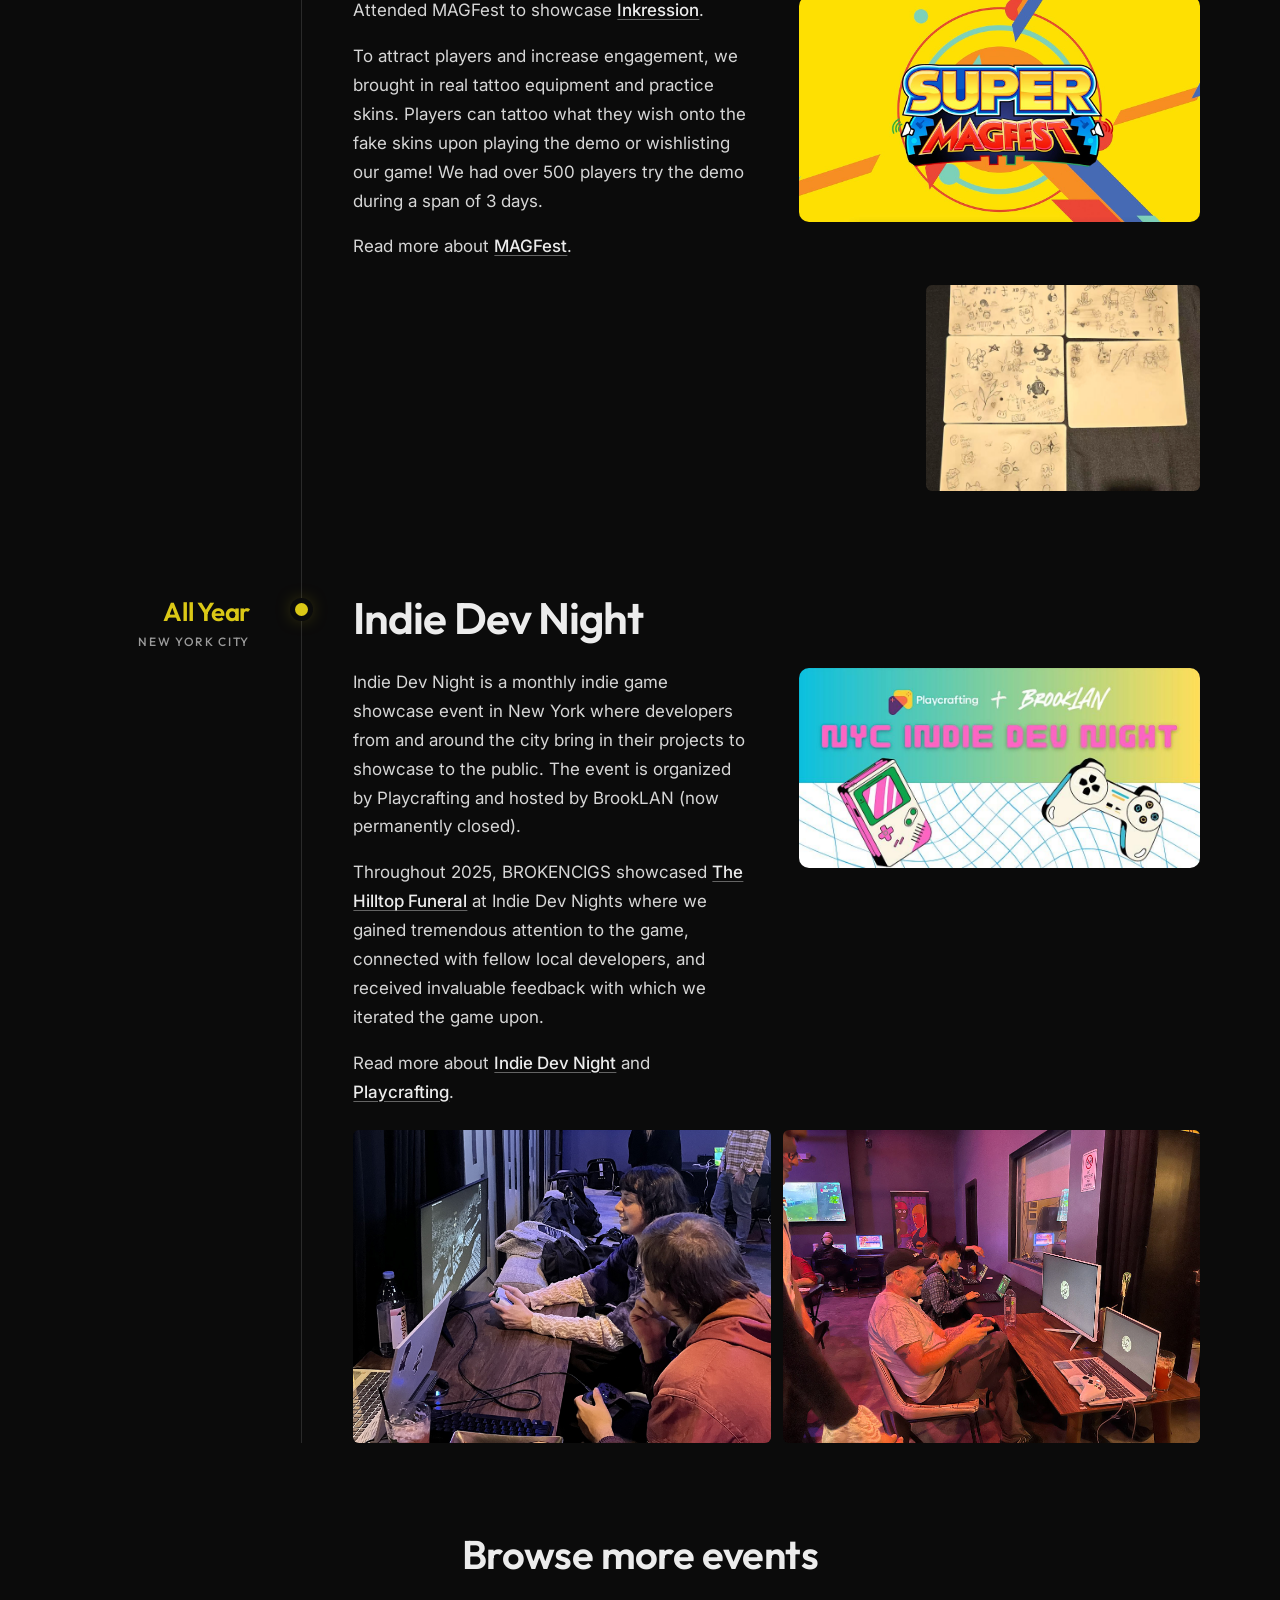
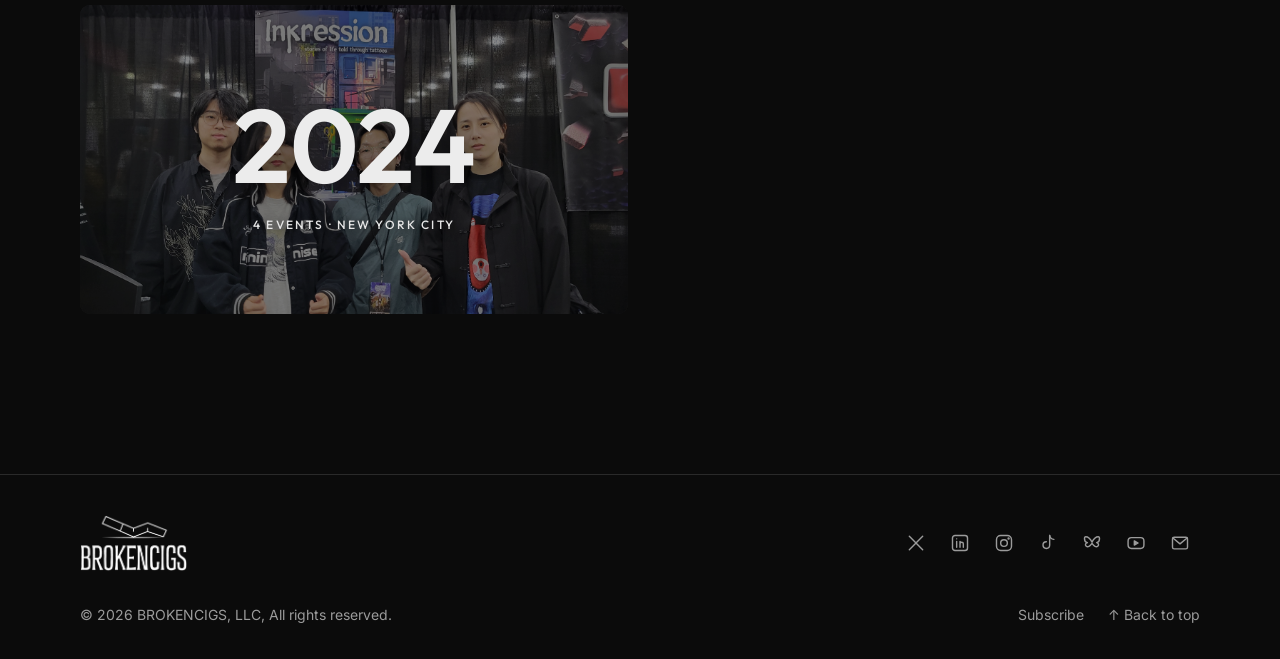
<file: events-2025/index.html>
<!doctype html>
<html lang="en">
<head>
  <meta charset="utf-8">
  <meta name="viewport" content="width=device-width, initial-scale=1">
  <title>Events 2025 — BROKENCIGS</title>
  <meta name="description" content="Where BROKENCIGS showcased in 2025: WePlay Expo, Tokyo Game Show, GDoC, COREBLAZER Game Fest, Day of the Devs, GDC, MAGFest and more.">
  <meta property="og:title" content="Events 2025 — BROKENCIGS">
  <meta property="og:image" content="https://brokencigs.com/images/covers/events-2025.jpg">
  <meta name="twitter:card" content="summary_large_image">
  <link rel="canonical" href="https://brokencigs.com/events-2025/">
  <link rel="icon" href="/images/brand/favicon-32.png">
  <link rel="apple-touch-icon" href="/images/brand/apple-touch-icon.png">
  <link rel="stylesheet" href="/assets/site.css">
  <script src="/site-config.js" defer></script>
  <script src="/assets/site.js" defer></script>
</head>
<body>
<script>
// ── EVENTS: 2025 ──────────────────────────────────────────────
// Each event: title, date, location, body, image (+ optional link),
// photos (any number), or youtube instead of image.
// Newest first — add new events at the top of the list.
PAGE = {
  section: "/events/",
  blocks: [
    {
      type:       "page-hero",
      eyebrow:    "Events",
      title:      "2025",
      intro:      "Eight showcases across Shanghai, Tokyo, San Francisco, National Harbor and New York, plus one online.",
      background: "/images/covers/events-2025.jpg",
      aside:      "New York City · 40.71° N 74.01° W",
    },

    { type: "year-nav", label: "Jump to" },

    {
      type:     "event",
      title:    "WePlay Expo",
      date:     "November",
      location: "Shanghai, China",
      body:     "Attended WePlay Expo, the largest indie game festival in China, with Wise Games (publisher of The Hilltop Funeral) to showcase [The Hilltop Funeral](/the-hilltop-funeral/).\n\nThe Hilltop Funeral gathered over hundreds of players during the 2-day event, successfully boosting sales and Wishlists on Steam. Participated in the [Steam event](https://store.steampowered.com/sale/weplayexpo2025) under the same name.\n\nRead more about [WePlay Expo](https://www.weplaymore.com/english).",
      image:    "/images/events-2025/weplay.png",
      link:     "https://www.weplaymore.com/english",
      photos:   ["/images/events-2025/weplay-1.jpg", "/images/events-2025/weplay-2.png", "/images/events-2025/weplay-3.png"],
    },

    {
      type:     "event",
      title:    "Tokyo Game Show",
      date:     "September",
      location: "Tokyo, Japan",
      body:     "Invited by New York State's Empire State Development Global NY as part of the New York Delegation to attend the Tokyo Game Show.\n\nBROKENCIGS showcased [The Hilltop Funeral](/the-hilltop-funeral/), which gathered tremendous interest from Japanese players, proving the game's potential success in the Japan market.\n\nParticipated the [Steam event](https://store.steampowered.com/sale/tgs2024) under the same name.\n\nRead more about [Global NY](https://esd.ny.gov/global-ny-export-assistance).",
      image:    "/images/events-2025/tgs.png",
      link:     "https://tgs.cesa.or.jp/en",
      photos:   ["/images/events-2025/tgs-1.jpg", "/images/events-2025/tgs-2.jpg", "/images/events-2025/tgs-3.jpg"],
    },

    {
      type:     "event",
      title:    "Game Developers of Color Expo",
      date:     "September",
      location: "Online",
      body:     "[Inkression](/inkression/) was selected to showcase at GDoC 2025, and was selected to be a part of GDoC Direct where our new trailer premiered live online and Inkression was listed in the head banner of the [Steam event](https://store.steampowered.com/sale/gdocexpo2025).\n\nRead more about [Game Developers of Color Expo](https://www.gamedevsofcolor.org/).",
      youtube:  "MdR1mv_GGPw",
      start:    828,
    },

    {
      type:     "event",
      title:    "COREBLAZER Game Fest",
      date:     "July",
      location: "Shanghai, China",
      body:     "Showcased [Inkression](/inkression/) and [The Hilltop Funeral](/the-hilltop-funeral/) at COREBLAZER Game Fest, a major indie festival hosted by COREBLAZER, a global game investment brand founded by HYPERGRYPH.\n\nAttended the showcase representing New York State and New York University Game Center.\n\nRead more about [COREBLAZER](https://www.coreblazer.com/en-US) and [COREBLAZER Game Fest](https://www.coreblazer.com/cgf/2025).",
      image:    "/images/events-2025/coreblazer.jpg",
      photos:   ["/images/events-2025/coreblazer-1.jpg", "/images/events-2025/coreblazer-2.jpg", "/images/events-2025/coreblazer-3.jpg"],
    },

    {
      type:     "event",
      title:    "Day of the Devs, San Francisco Edition",
      date:     "March",
      location: "San Francisco, California",
      body:     "Selected to showcase [Inkression](/inkression/) at this one-day event prior to GDC. Participated in the [Steam event](https://store.steampowered.com/curator/43041140/sale/DayoftheDevs2025SanFrancisco) under the same name.\n\nRead more about [Day of the Devs](https://www.dayofthedevs.org/).",
      image:    "/images/events-2025/day-of-the-devs.jpg",
      link:     "https://www.dayofthedevs.org/",
      photos:   ["/images/events-2025/day-of-the-devs-1.jpg", "/images/events-2025/day-of-the-devs-2.jpg"],
    },

    {
      type:     "event",
      title:    "Game Developers Conference",
      date:     "March",
      location: "San Francisco, California",
      body:     "Attended GDC as part of the New York University Game Center and New York State Delegation.\n\nShowcased [Inkression](/inkression/) and scheduled over 20 meetings with publishers, marketing and localization agencies.",
      image:    "/images/events-2025/gdc.jpg",
      photos:   ["/images/events-2025/gdc-1.jpg", "/images/events-2025/gdc-2.jpg", "/images/events-2025/gdc-3.jpg"],
    },

    {
      type:     "event",
      title:    "SUPER MAGFest",
      date:     "January",
      location: "National Harbor, Maryland",
      body:     "Attended MAGFest to showcase [Inkression](/inkression/).\n\nTo attract players and increase engagement, we brought in real tattoo equipment and practice skins. Players can tattoo what they wish onto the fake skins upon playing the demo or wishlisting our game! We had over 500 players try the demo during a span of 3 days.\n\nRead more about [MAGFest](https://super.magfest.org/).",
      image:    "/images/events-2025/magfest.jpg",
      link:     "https://super.magfest.org/",
      photos:   ["/images/events-2025/magfest-1.jpg", "/images/events-2025/magfest-2.jpg", "/images/events-2025/magfest-3.jpg"],
    },

    {
      type:     "event",
      title:    "Indie Dev Night",
      date:     "All Year",
      location: "New York City",
      body:     "Indie Dev Night is a monthly indie game showcase event in New York where developers from and around the city bring in their projects to showcase to the public. The event is organized by Playcrafting and hosted by BrookLAN (now permanently closed).\n\nThroughout 2025, BROKENCIGS showcased [The Hilltop Funeral](/the-hilltop-funeral/) at Indie Dev Nights where we gained tremendous attention to the game, connected with fellow local developers, and received invaluable feedback with which we iterated the game upon.\n\nRead more about [Indie Dev Night](https://www.eventbrite.com/e/nyc-indie-dev-night-cozy-edition-os-nyc-december-4th-tickets-1902309792799) and [Playcrafting](https://playcrafting.com/).",
      image:    "/images/events-2025/indie-dev-night.jpg",
      photos:   ["/images/events-2025/indie-dev-night-1.jpg", "/images/events-2025/indie-dev-night-2.jpg"],
    },

    { type: "cards", title: "Browse more events", source: "events", exclude: "events-2025" },
  ],
};
</script>
</body>
</html>
</file>
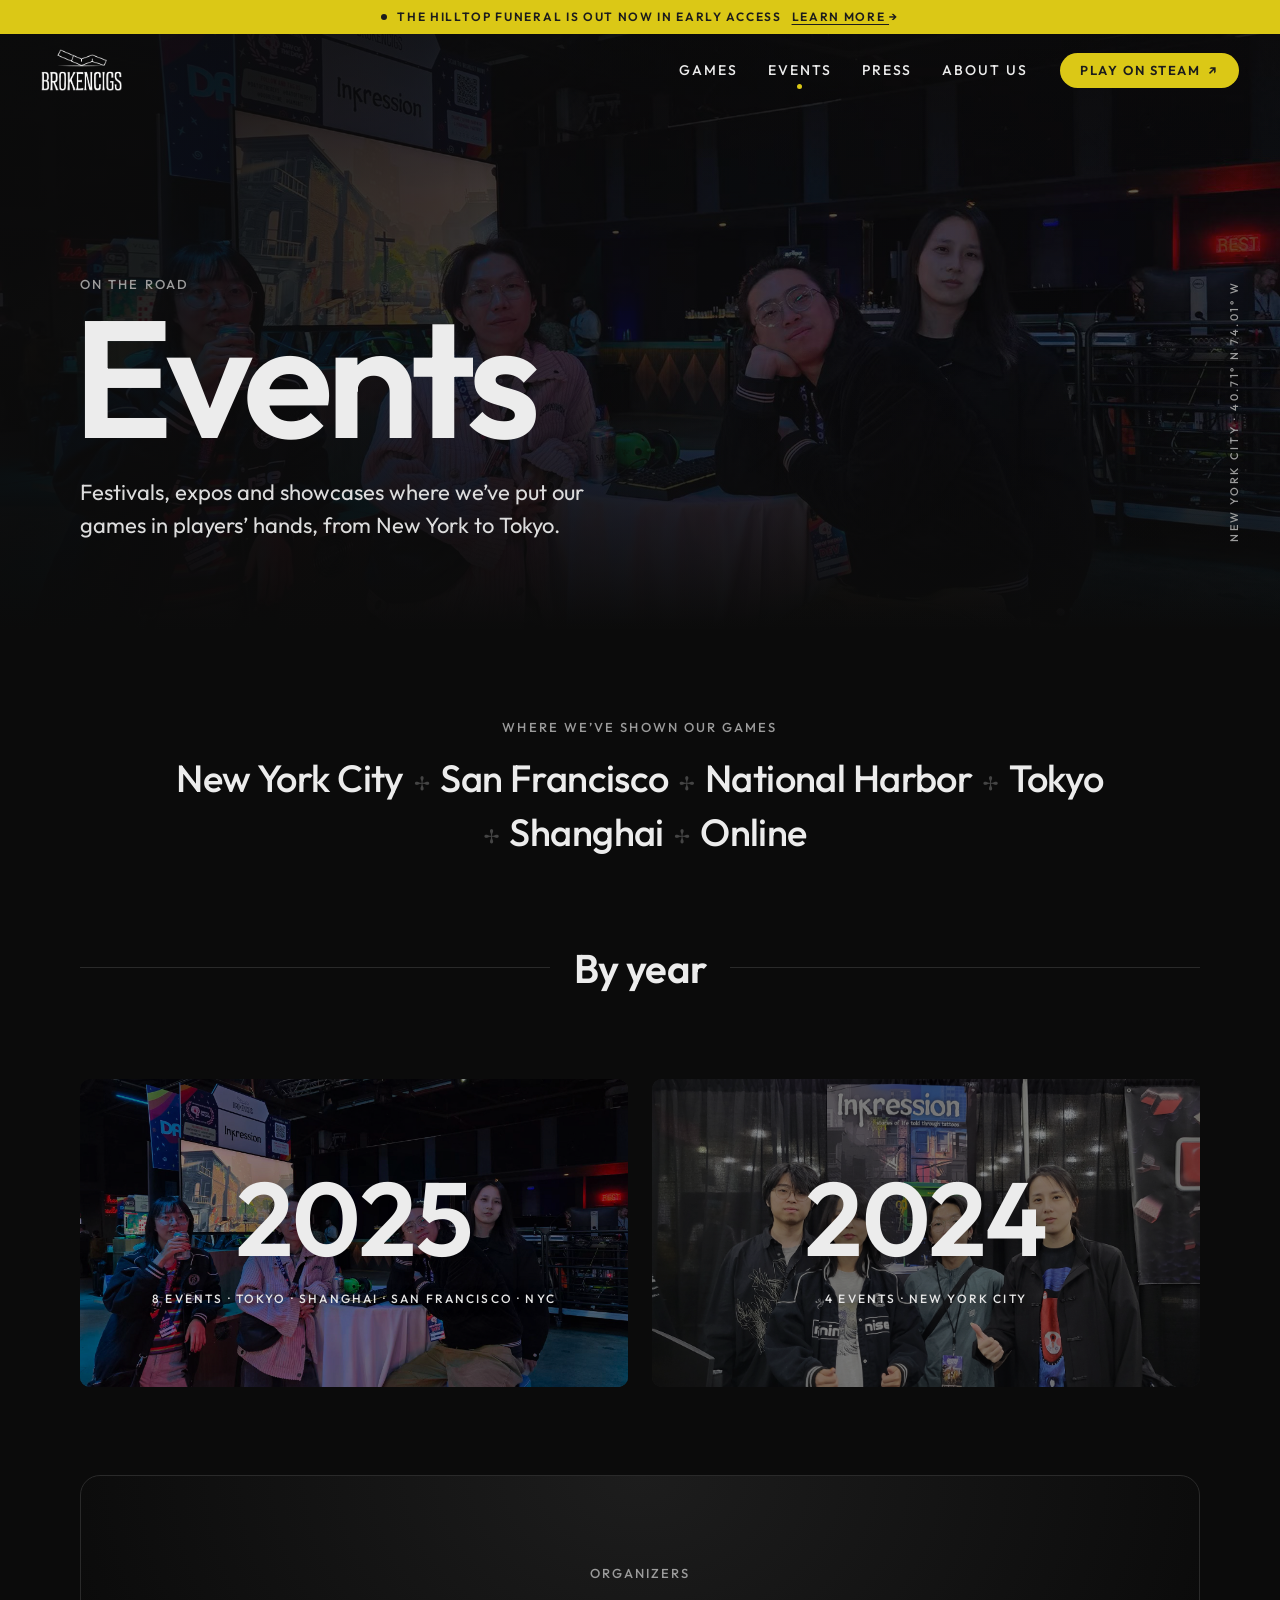
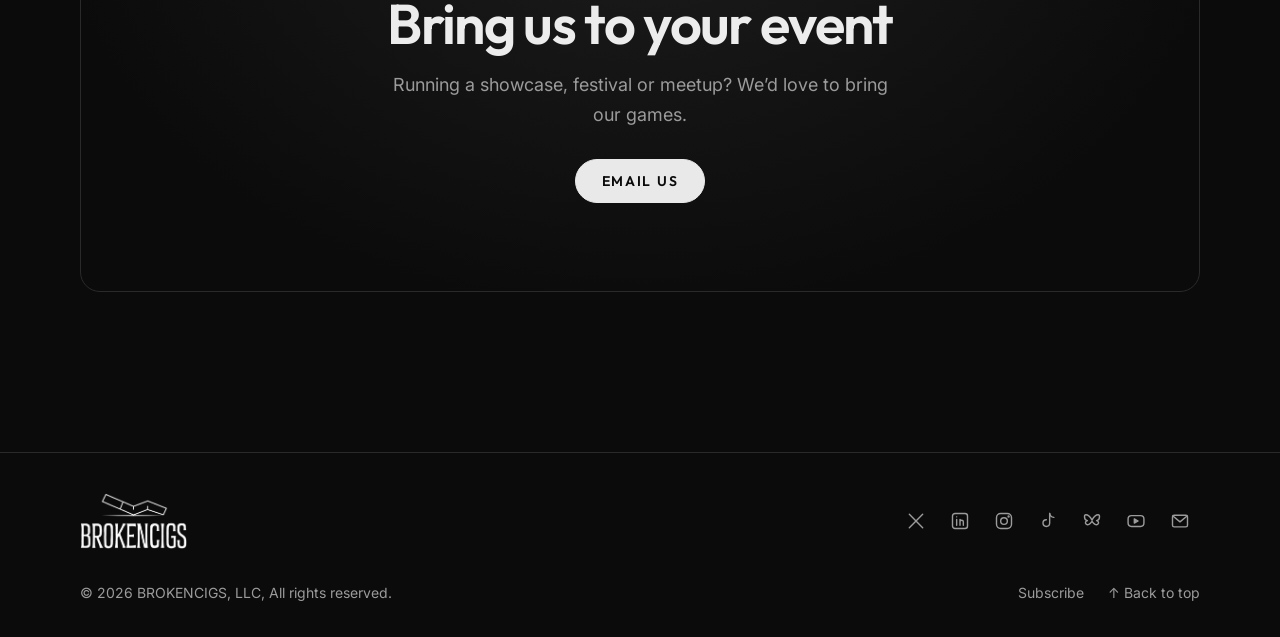
<file: events/index.html>
<!doctype html>
<html lang="en">
<head>
  <meta charset="utf-8">
  <meta name="viewport" content="width=device-width, initial-scale=1">
  <title>Events — BROKENCIGS</title>
  <meta name="description" content="Festivals, expos and showcases where BROKENCIGS has brought its games, from New York to Tokyo.">
  <meta property="og:title" content="Events — BROKENCIGS">
  <meta property="og:description" content="Festivals, expos and showcases where BROKENCIGS has brought its games, from New York to Tokyo.">
  <meta property="og:image" content="https://brokencigs.com/images/brand/share.png">
  <link rel="canonical" href="https://brokencigs.com/events/">
  <link rel="icon" href="/images/brand/favicon-32.png">
  <link rel="apple-touch-icon" href="/images/brand/apple-touch-icon.png">
  <link rel="stylesheet" href="/assets/site.css">
  <script src="/site-config.js" defer></script>
  <script src="/assets/site.js" defer></script>
</head>
<body>
<script>
// ── EVENTS ────────────────────────────────────────────────────
// The year cards come from the `events` list in /site-config.js.
PAGE = {
  blocks: [
    {
      type:       "page-hero",
      eyebrow:    "On the road",
      title:      "Events",
      intro:      "Festivals, expos and showcases where we’ve put our games in players’ hands, from New York to Tokyo.",
      background: "/images/events-2025/day-of-the-devs-1.jpg",
      position:   "center 35%",
      aside:      "New York City · 40.71° N 74.01° W",
    },

    {
      type:  "chips",
      title: "Where we’ve shown our games",
      items: ["New York City", "San Francisco", "National Harbor", "Tokyo", "Shanghai", "Online"],
    },

    { type: "heading", text: "By year" },
    { type: "cards", source: "events" },

    {
      type:    "cta",
      eyebrow: "Organizers",
      title:   "Bring us to your event",
      text:    "Running a showcase, festival or meetup? We’d love to bring our games.",
      buttons: [{ label: "Email us", url: "mailto:contact@brokencigs.com" }],
    },
  ],
};
</script>
</body>
</html>
</file>
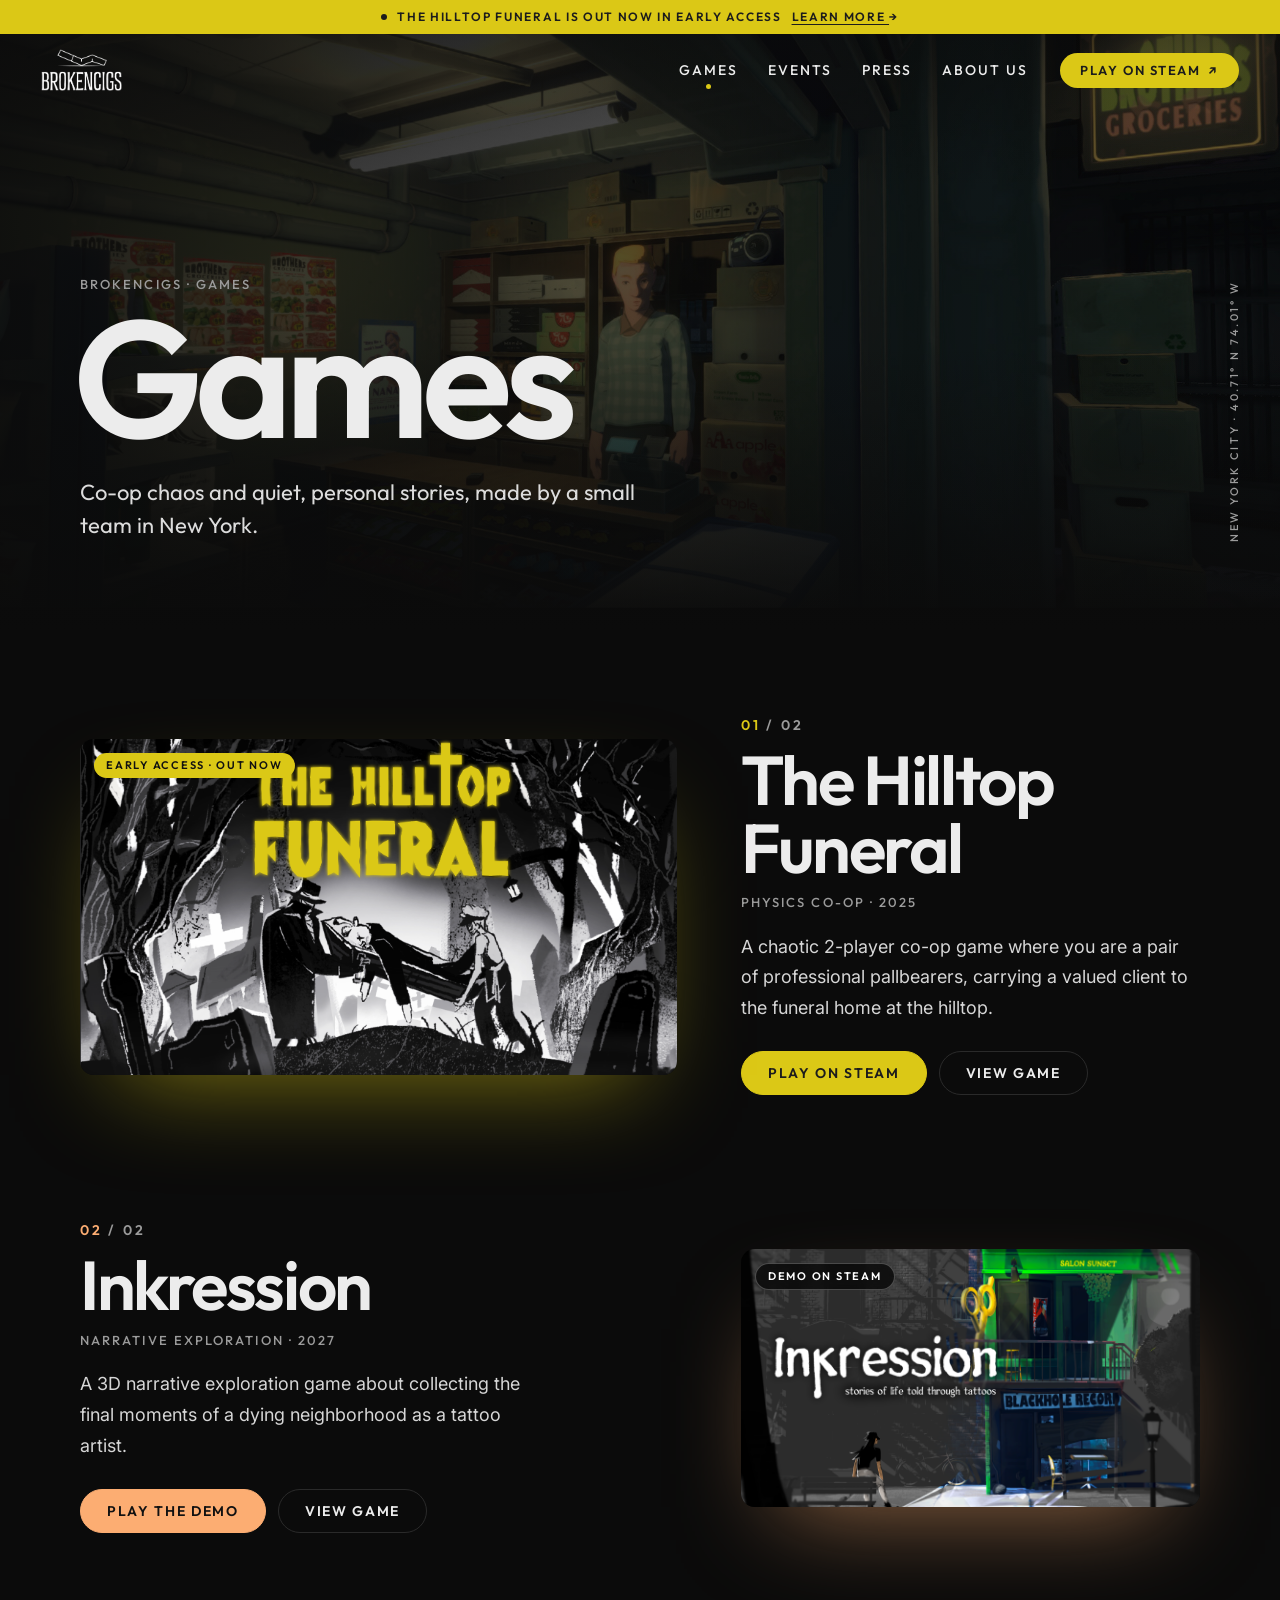
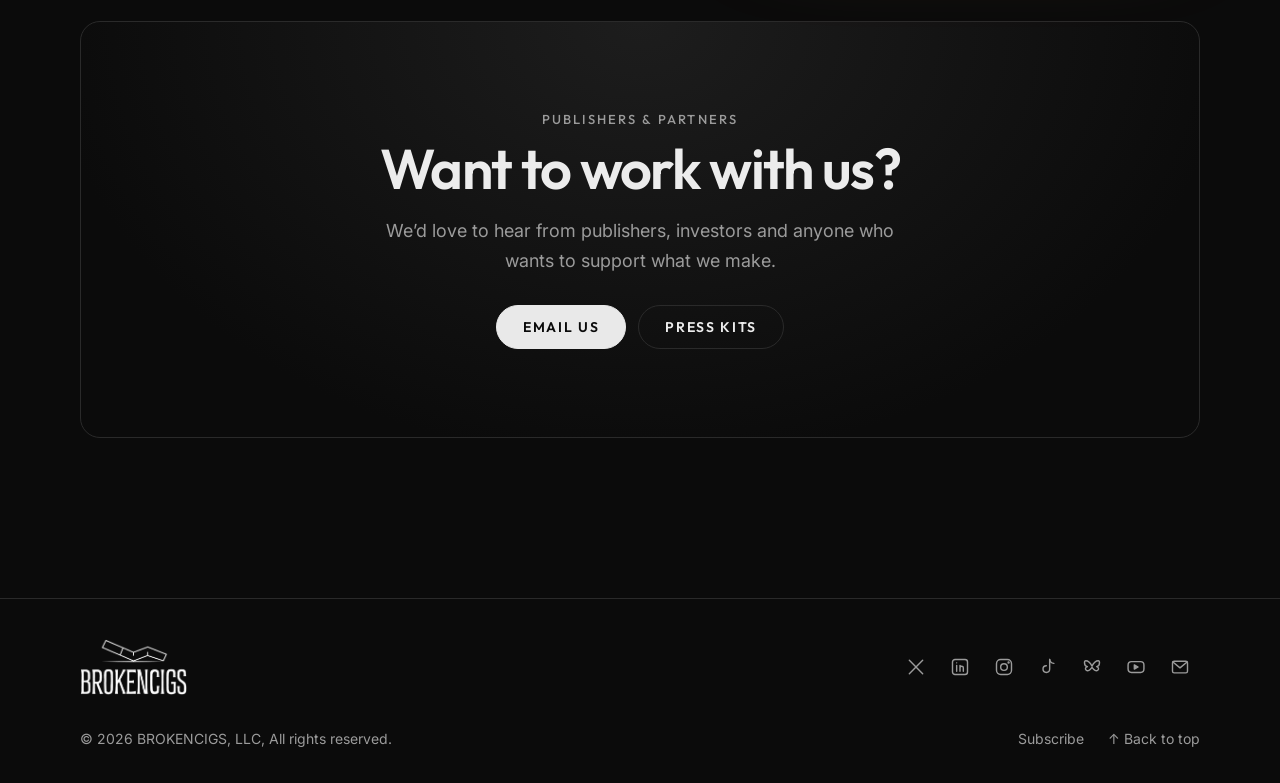
<file: games/index.html>
<!doctype html>
<html lang="en">
<head>
  <meta charset="utf-8">
  <meta name="viewport" content="width=device-width, initial-scale=1">
  <title>Games — BROKENCIGS</title>
  <meta name="description" content="Games by BROKENCIGS, a New York indie game studio: The Hilltop Funeral and Inkression.">
  <meta property="og:title" content="Games — BROKENCIGS">
  <meta property="og:description" content="Games by BROKENCIGS, a New York indie game studio: The Hilltop Funeral and Inkression.">
  <meta property="og:image" content="https://brokencigs.com/images/brand/share.png">
  <link rel="canonical" href="https://brokencigs.com/games/">
  <link rel="icon" href="/images/brand/favicon-32.png">
  <link rel="apple-touch-icon" href="/images/brand/apple-touch-icon.png">
  <link rel="stylesheet" href="/assets/site.css">
  <script src="/site-config.js" defer></script>
  <script src="/assets/site.js" defer></script>
</head>
<body>
<script>
// ── GAMES ─────────────────────────────────────────────────────
// The big game rows come from the `games` list in /site-config.js
// (cover, badge, blurb, store button and accent colour for each game).
PAGE = {
  blocks: [
    {
      type:       "page-hero",
      eyebrow:    "BROKENCIGS · Games",
      title:      "Games",
      intro:      "Co-op chaos and quiet, personal stories, made by a small team in New York.",
      background: "/images/inkression/gallery-09.jpg",
      position:   "center 45%",
      opacity:    0.5,    // how strong the photo shows (0 to 1). Dark images need more.
      aside:      "New York City · 40.71° N 74.01° W",
    },

    { type: "showcase" },

    {
      type:    "cta",
      eyebrow: "Publishers & partners",
      title:   "Want to work with us?",
      text:    "We’d love to hear from publishers, investors and anyone who wants to support what we make.",
      buttons: [
        { label: "Email us",   url: "mailto:contact@brokencigs.com" },
        { label: "Press kits", url: "/press/", style: "ghost" },
      ],
    },
  ],
};
</script>
</body>
</html>
</file>
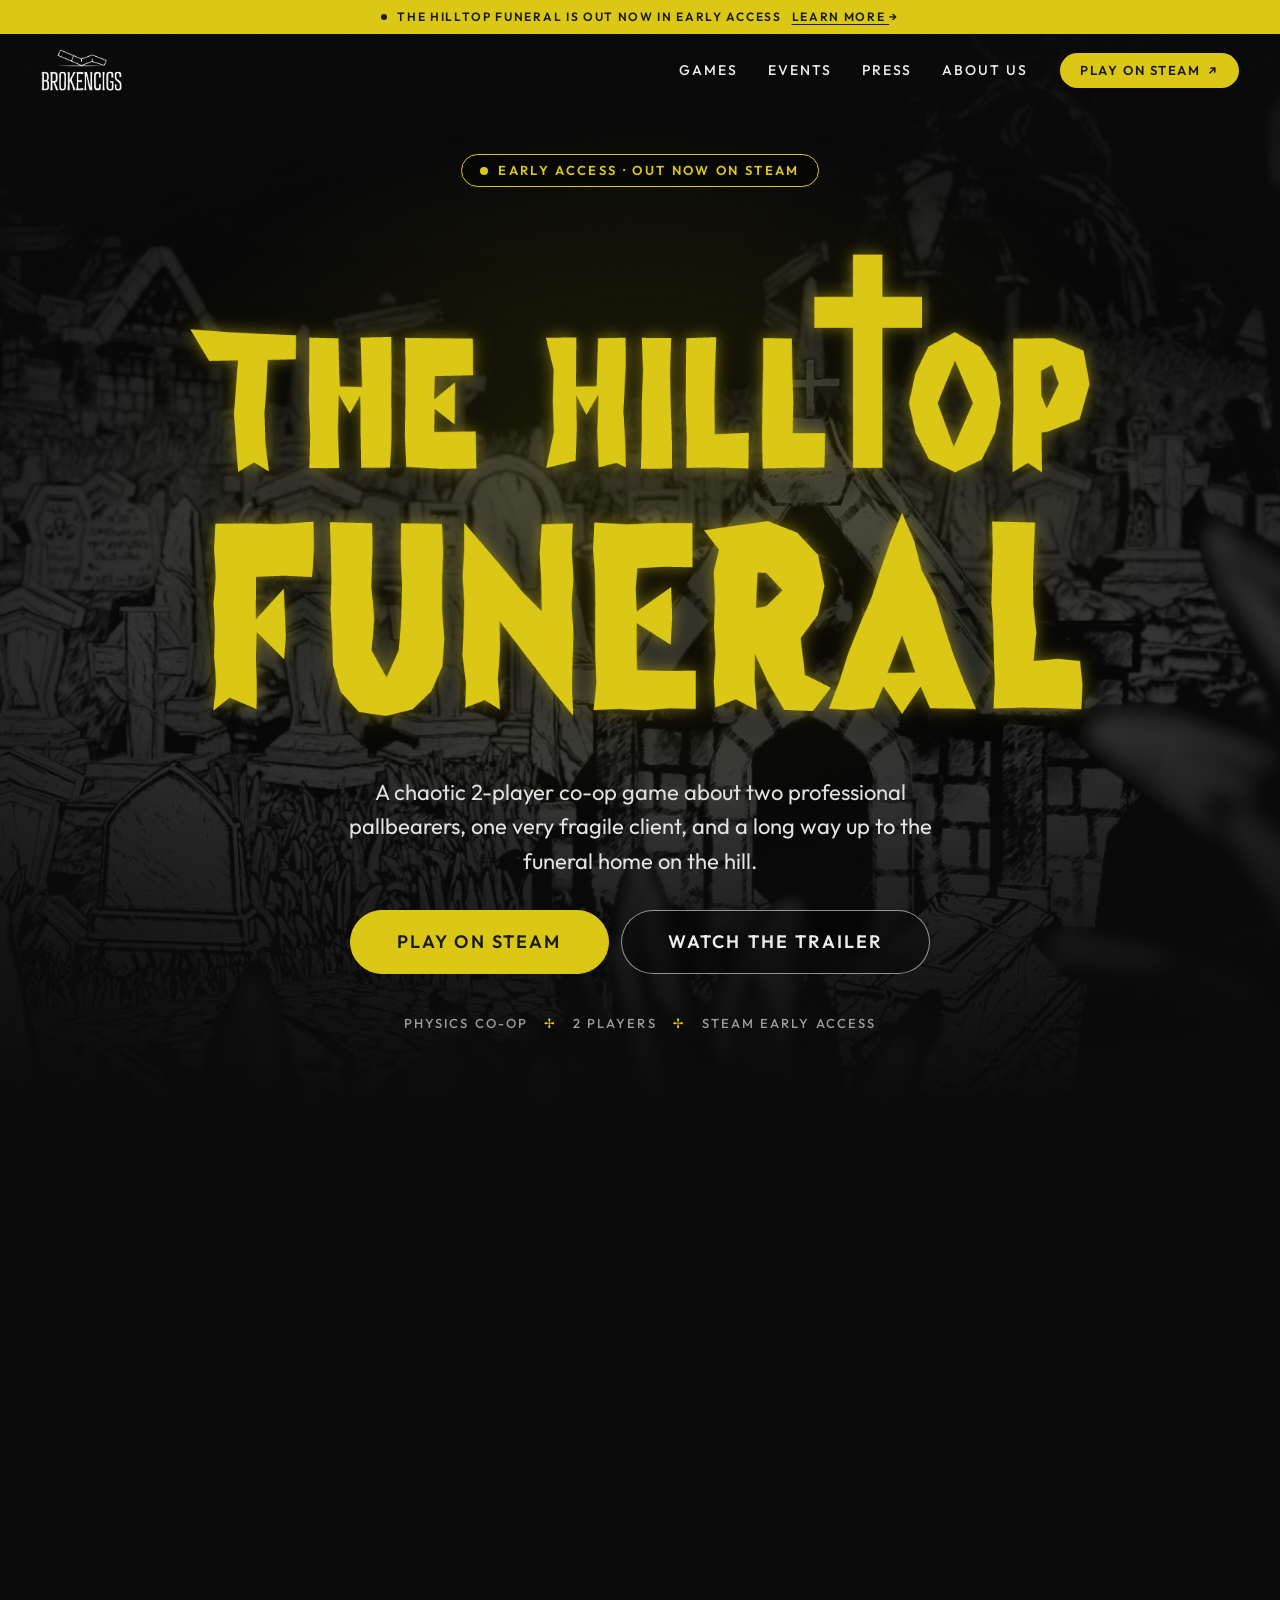
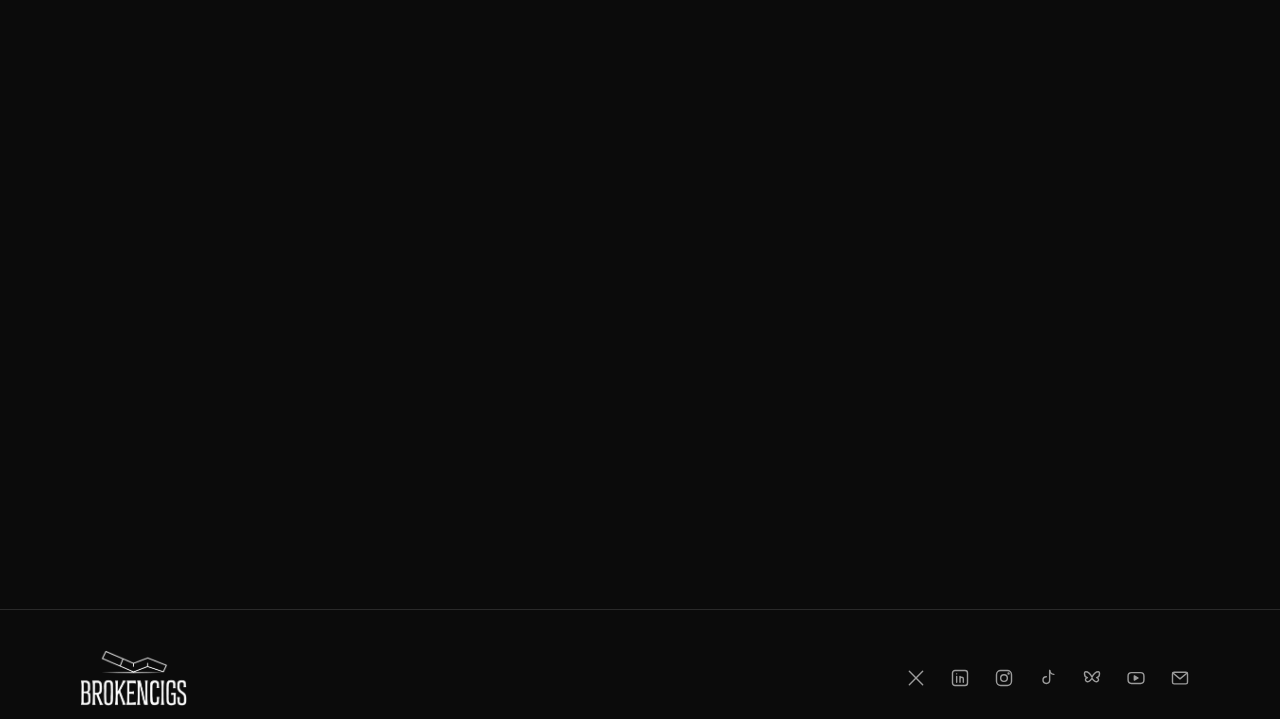
<file: home/index.html>
<!doctype html>
<html lang="en"><head>
<meta charset="utf-8">
<title>Redirecting…</title>
<link rel="canonical" href="https://brokencigs.com/">
<meta http-equiv="refresh" content="0; url=/">
<meta name="robots" content="noindex">
</head><body><a href="/">Continue</a></body></html>
</file>
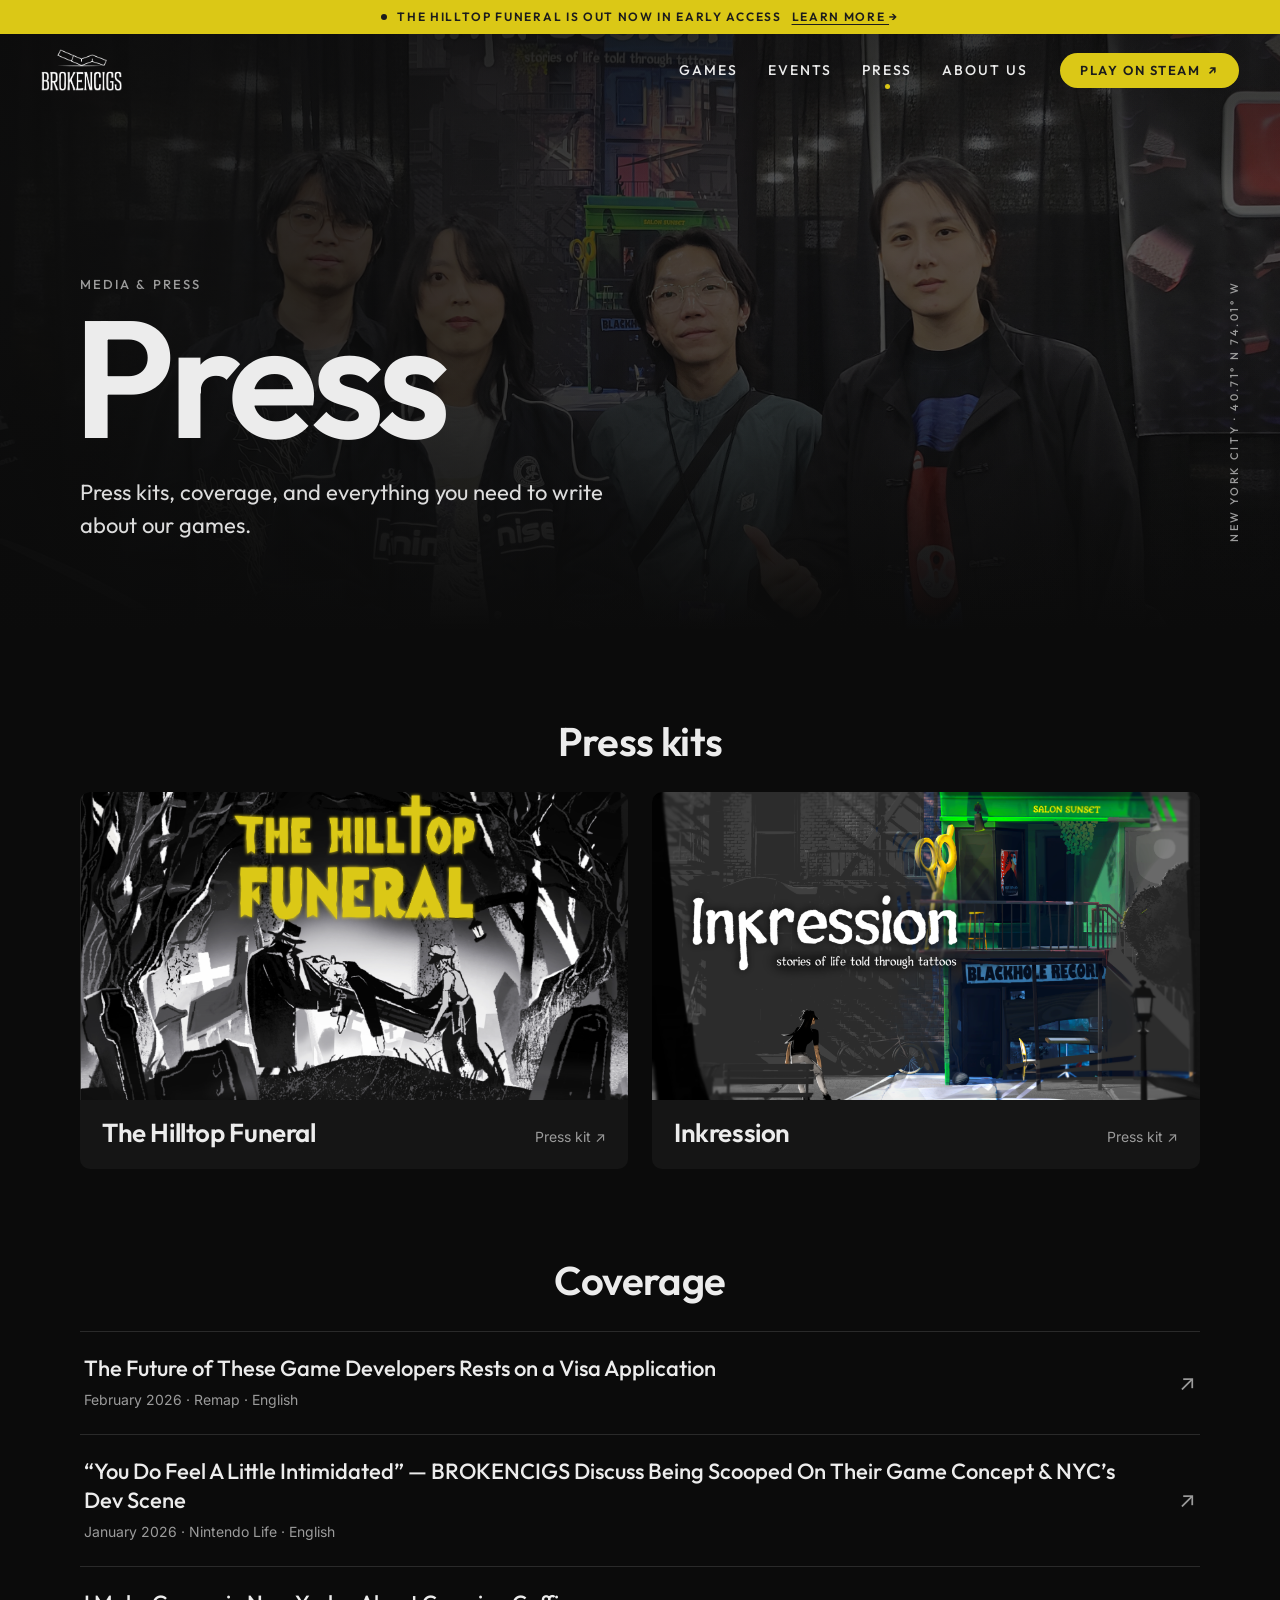
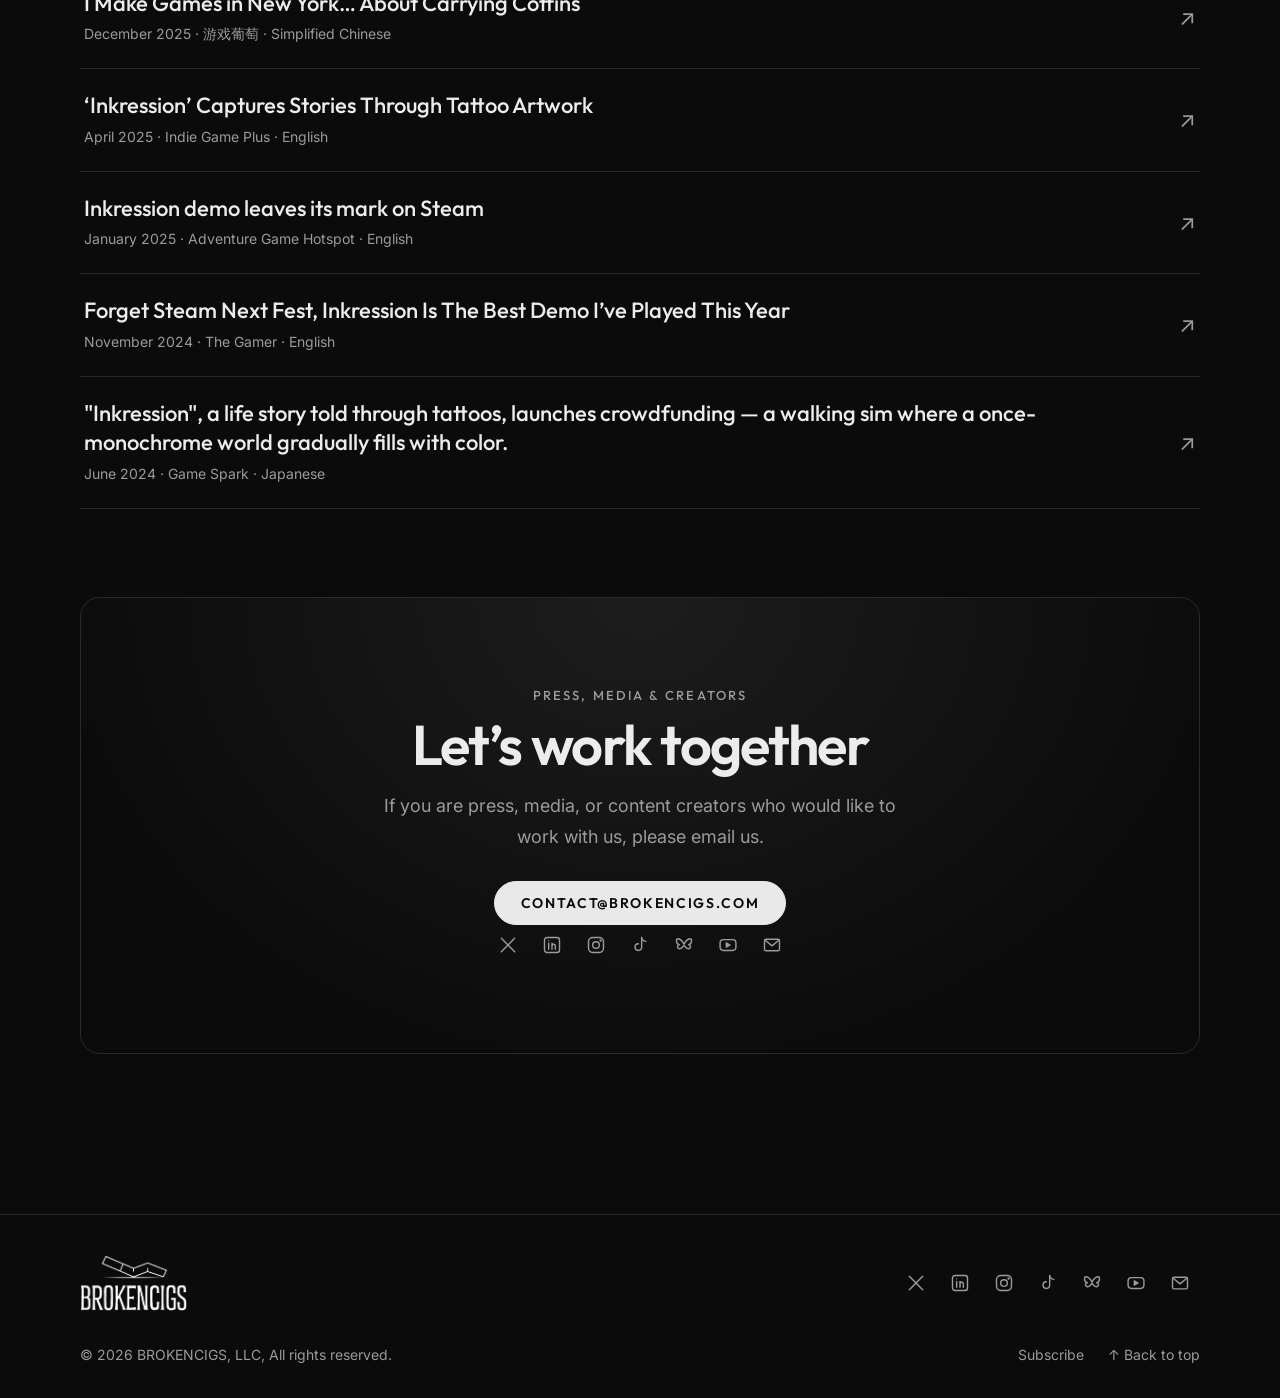
<file: press/index.html>
<!doctype html>
<html lang="en">
<head>
  <meta charset="utf-8">
  <meta name="viewport" content="width=device-width, initial-scale=1">
  <title>Press — BROKENCIGS</title>
  <meta name="description" content="Press kits and media coverage of BROKENCIGS games.">
  <meta property="og:title" content="Press — BROKENCIGS">
  <meta property="og:description" content="Press kits and media coverage of BROKENCIGS games.">
  <meta property="og:image" content="https://brokencigs.com/images/brand/share.png">
  <link rel="canonical" href="https://brokencigs.com/press/">
  <link rel="icon" href="/images/brand/favicon-32.png">
  <link rel="apple-touch-icon" href="/images/brand/apple-touch-icon.png">
  <link rel="stylesheet" href="/assets/site.css">
  <script src="/site-config.js" defer></script>
  <script src="/assets/site.js" defer></script>
</head>
<body>
<script>
// ── PRESS ─────────────────────────────────────────────────────
// Newest coverage first. Add new articles at the top of "Coverage".
PAGE = {
  blocks: [
    {
      type:       "page-hero",
      eyebrow:    "Media & press",
      title:      "Press",
      intro:      "Press kits, coverage, and everything you need to write about our games.",
      background: "/images/covers/events-2024.jpg",
      aside:      "New York City · 40.71° N 74.01° W",
    },

    {
      type:  "cards",
      title: "Press kits",
      items: [
        { title: "The Hilltop Funeral", label: "Press kit ↗", cover: "/images/covers/the-hilltop-funeral.png",
          url: "https://impress.games/press-kit/brokencigs/the-hilltop-funeral" },
        { title: "Inkression",          label: "Press kit ↗", cover: "/images/covers/inkression.png",
          url: "https://impress.games/press-kit/brokencigs/inkression" },
      ],
    },

    {
      type:  "links",
      title: "Coverage",
      items: [
        { title: "The Future of These Game Developers Rests on a Visa Application",
          url: "https://remapradio.com/articles/the-future-of-these-game-developers-rests-on-a-visa-application/",
          meta: "February 2026 · Remap · English" },
        { title: "“You Do Feel A Little Intimidated” — BROKENCIGS Discuss Being Scooped On Their Game Concept & NYC’s Dev Scene",
          url: "https://www.nintendolife.com/features/you-do-feel-a-little-intimidated-brokencigs-discuss-being-scooped-on-their-game-concept-and-nycs-dev-scene",
          meta: "January 2026 · Nintendo Life · English" },
        { title: "I Make Games in New York… About Carrying Coffins",
          url: "https://mp.weixin.qq.com/s/40uo7gudDK7MLKStFDZrXw",
          meta: "December 2025 · 游戏葡萄 · Simplified Chinese" },
        { title: "‘Inkression’ Captures Stories Through Tattoo Artwork",
          url: "https://indiegamesplus.com/inkression-preview/",
          meta: "April 2025 · Indie Game Plus · English" },
        { title: "Inkression demo leaves its mark on Steam",
          url: "https://adventuregamehotspot.com/announcement/3174/inkression-demo-leaves-its-mark-on-steam",
          meta: "January 2025 · Adventure Game Hotspot · English" },
        { title: "Forget Steam Next Fest, Inkression Is The Best Demo I’ve Played This Year",
          url: "https://www.thegamer.com/inkression-demo/",
          meta: "November 2024 · The Gamer · English" },
        { title: "\"Inkression\", a life story told through tattoos, launches crowdfunding — a walking sim where a once-monochrome world gradually fills with color.",
          url: "https://www.gamespark.jp/article/2024/06/15/142393.html",
          meta: "June 2024 · Game Spark · Japanese" },
      ],
    },

    {
      type:    "cta",
      eyebrow: "Press, media & creators",
      title:   "Let’s work together",
      text:    "If you are press, media, or content creators who would like to work with us, please email us.",
      buttons: [{ label: "contact@brokencigs.com", url: "mailto:contact@brokencigs.com" }],
      socials: true,
    },
  ],
};
</script>
</body>
</html>
</file>
<file: assets/site.css>
/* ================================================================
   site.css — look & feel for the whole site
   Change colours and fonts in the :root block below.
   ================================================================ */

@import url("https://fonts.googleapis.com/css2?family=Inter:wght@400;500;600&family=Outfit:wght@400;500;600;700&display=swap");

:root {
  --bg:        #0b0b0b;   /* page background */
  --surface:   #151515;   /* cards, panels */
  --surface-2: #1d1d1d;
  --line:      #2a2a2a;   /* borders, dividers */
  --text:      #ececec;   /* main text */
  --muted:     #9b9b9b;   /* secondary text */
  --accent:    #e9e9e9;   /* buttons & highlights — pages can override with PAGE.accent */
  --accent-ink:#0b0b0b;   /* text on top of accent buttons */
  --btn-bg:  var(--accent);       /* button fill — pages can override with PAGE.button */
  --btn-ink: var(--accent-ink);   /* button text — PAGE.buttonInk */
  --btn-hover-bg: rgba(43, 43, 43, .8);   /* buttons invert on hover: dark fill, coloured text */
  --heading: var(--text);         /* section heading colour — PAGE.headingColor */

  --font-display: "Outfit", system-ui, sans-serif;
  --font-body:    "Inter", system-ui, sans-serif;

  --max:   1120px;   /* content width */
  --prose: 720px;    /* paragraph width */
  --gutter: clamp(16px, 4vw, 40px);
  --radius: 10px;
  --header-h: 72px;
}

/* ── Base ─────────────────────────────────────────────────── */
*, *::before, *::after { box-sizing: border-box; }
html { scroll-behavior: smooth; -webkit-text-size-adjust: 100%; }
body {
  margin: 0;
  background: var(--bg);
  color: var(--text);
  font: 400 17px/1.7 var(--font-body);
  -webkit-font-smoothing: antialiased;
  overflow-x: hidden;
}
img, video, iframe { display: block; max-width: 100%; }
a { color: inherit; text-decoration-color: color-mix(in srgb, currentColor 40%, transparent); text-underline-offset: 3px; }
a:hover { text-decoration-color: currentColor; }
h1, h2, h3 { font-family: var(--font-display); font-weight: 600; line-height: 1.15; letter-spacing: -0.015em; margin: 0; }
p { margin: 0 0 1em; }
p:last-child { margin-bottom: 0; }
::selection { background: var(--accent); color: var(--accent-ink); }
:focus-visible { outline: 2px solid var(--accent); outline-offset: 3px; }
.sr-only { position: absolute; width: 1px; height: 1px; overflow: hidden; clip: rect(0 0 0 0); white-space: nowrap; }

.eyebrow {
  font: 500 13px/1.4 var(--font-display);
  letter-spacing: .16em;
  text-transform: uppercase;
  color: var(--muted);
  margin: 0 0 .7em;
}

/* ── Header ───────────────────────────────────────────────── */
:root {
  --nav-accent: var(--accent);      /* set from SITE.navButton.color */
  --nav-accent-ink: #111;
  --announce-h: 0px;
  --ease-out: cubic-bezier(.2, .8, .2, 1);
}
body.has-announce { --announce-h: 34px; }

.site-header {
  position: fixed; inset: 0 0 auto 0; z-index: 50;
  transition: transform .5s var(--ease-out);
}
body.scrolled .site-header { transform: translateY(calc(-1 * var(--announce-h))); }
body.nav-hidden .site-header { transform: translateY(-110%); }
body.menu-open .site-header { transform: none; }

/* Announcement strip */
.announce {
  display: flex; align-items: center; justify-content: center; gap: 10px;
  height: var(--announce-h); padding: 0 16px;
  background: var(--nav-accent); color: var(--nav-accent-ink);
  font: 600 12px/1 var(--font-display); letter-spacing: .14em; text-transform: uppercase;
  text-decoration: none; white-space: nowrap; overflow: hidden;
}
.announce__dot { width: 6px; height: 6px; border-radius: 50%; background: currentColor; flex: none; animation: blink 1.6s steps(2, start) infinite; }
@keyframes blink { to { visibility: hidden; } }
.announce__link { text-decoration: underline; text-underline-offset: 3px; }
.announce__arrow { display: inline-block; transition: transform .25s var(--ease-out); }
.announce:hover .announce__arrow { transform: translateX(4px); }
@media (max-width: 560px) { .announce__link { display: none; } .announce { font-size: 11px; letter-spacing: .1em; } }

/* The bar itself — full width at the top, floating pill once you scroll */
.site-header__bar {
  position: relative;
  width: 100%; height: var(--header-h); margin: 0 auto;
  display: flex; align-items: center; justify-content: space-between; gap: 24px;
  padding: 0 var(--gutter);
  border: 1px solid transparent; border-radius: 0;
  transition: width .5s var(--ease-out), height .5s var(--ease-out), margin .5s var(--ease-out),
              padding .5s var(--ease-out), border-radius .5s var(--ease-out),
              background .4s, border-color .4s, box-shadow .4s;
}
body.scrolled .site-header__bar {
  width: min(1160px, calc(100% - 24px)); height: 60px; margin-top: 12px;
  padding: 0 10px 0 22px; border-radius: 999px;
  background: rgba(11, 11, 11, .82);   /* fallback for browsers older than 2023 */
  background: color-mix(in srgb, var(--bg) 70%, transparent);
  -webkit-backdrop-filter: blur(16px) saturate(140%);
          backdrop-filter: blur(16px) saturate(140%);
  border-color: rgba(255, 255, 255, .09);
  box-shadow: 0 12px 40px rgba(0, 0, 0, .45);
}

/* Reading progress line along the bottom of the pill */
.site-header__progress {
  position: absolute; left: 28px; right: 28px; bottom: -1px; height: 2px; border-radius: 2px;
  background: var(--nav-accent); transform-origin: left; transform: scaleX(0);
  opacity: 0; transition: opacity .3s; pointer-events: none;
}
body.scrolled .site-header__progress { opacity: .9; }

.brand { display: flex; align-items: center; gap: 12px; text-decoration: none; flex: none; }
.brand img { height: 42px; width: auto; transition: height .5s var(--ease-out), transform .4s var(--ease-out); }
body.scrolled .site-header .brand img { height: 34px; }
.brand:hover img { transform: rotate(-6deg) scale(1.05); }
.brand--footer img { height: 56px; }
.brand span { font: 600 20px/1 var(--font-display); letter-spacing: .06em; }

/* Desktop links with a roll-up hover */
.site-nav { display: flex; align-items: center; gap: 32px; }
.site-nav__links { display: flex; gap: 30px; list-style: none; margin: 0; padding: 0; }
.site-nav__links li { position: relative; }
.site-nav__links a {
  display: block; overflow: hidden; text-decoration: none;
  font: 500 14px/1.3 var(--font-display); letter-spacing: .14em; text-transform: uppercase;
  color: var(--text);
}
.roll { display: block; position: relative; transition: transform .4s var(--ease-out); }
.roll::after {
  content: attr(data-text); position: absolute; left: 0; top: 100%;
  color: var(--nav-accent);
}
.site-nav__links a:hover .roll, .site-nav__links a:focus-visible .roll { transform: translateY(-100%); }
.site-nav__links li.is-active::after {
  content: ""; position: absolute; left: 50%; bottom: -10px;
  width: 5px; height: 5px; margin-left: -2.5px; border-radius: 50%;
  background: var(--nav-accent);
}

/* Highlight button */
.nav-cta {
  display: inline-flex; align-items: center; gap: 8px; flex: none;
  padding: 11px 20px; border-radius: 999px;
  background: var(--nav-accent); color: var(--nav-accent-ink);
  font: 600 13px/1 var(--font-display); letter-spacing: .12em; text-transform: uppercase;
  text-decoration: none;
  transition: transform .25s var(--ease-out), box-shadow .25s;
}
.nav-cta span { transition: transform .25s var(--ease-out); }
.nav-cta:hover { transform: translateY(-1px); box-shadow: 0 0 0 4px color-mix(in srgb, var(--nav-accent) 25%, transparent), 0 8px 24px color-mix(in srgb, var(--nav-accent) 30%, transparent); }
.nav-cta:hover span { transform: translate(2px, -2px); }
.nav-cta--big { padding: 18px 30px; font-size: 15px; }

/* Menu button (phones / small tablets) */
.menu-btn {
  display: none; place-content: center; gap: 6px;
  width: 44px; height: 44px; margin-right: -8px;
  background: none; border: 0; border-radius: 50%; cursor: pointer;
}
.menu-btn span { display: block; width: 22px; height: 2px; border-radius: 2px; background: var(--text); transition: transform .35s var(--ease-out); }
body.menu-open .menu-btn span:first-child { transform: translateY(4px) rotate(45deg); }
body.menu-open .menu-btn span:last-child  { transform: translateY(-4px) rotate(-45deg); }

/* Full-screen phone menu — opens with a circular wipe from the menu button */
.mobile-menu {
  position: fixed; inset: 0; z-index: 49;
  display: flex; flex-direction: column; justify-content: space-between; gap: 32px;
  padding: calc(var(--header-h) + var(--announce-h) + 32px) var(--gutter) 40px;
  background:
    radial-gradient(ellipse at 100% 0%, color-mix(in srgb, var(--nav-accent) 12%, transparent), transparent 55%),
    var(--bg);
  overflow-y: auto;
  clip-path: circle(0px at calc(100% - 38px) calc(var(--announce-h) + 36px));
  visibility: hidden;
  transition: clip-path .65s cubic-bezier(.7, 0, .2, 1), visibility 0s .65s;
}
body.menu-open .mobile-menu {
  clip-path: circle(150vmax at calc(100% - 38px) calc(var(--announce-h) + 36px));
  visibility: visible;
  transition: clip-path .65s cubic-bezier(.7, 0, .2, 1), visibility 0s;
}
body.menu-open { overflow: hidden; }
.mobile-menu__links { list-style: none; margin: 0; padding: 0; }
.mobile-menu__links li {
  opacity: 0; transform: translateY(28px);
  transition: opacity .4s, transform .6s var(--ease-out);
}
body.menu-open .mobile-menu__links li { opacity: 1; transform: none; transition-delay: calc(.18s + var(--i) * .07s); }
.mobile-menu__links a {
  display: flex; align-items: baseline; gap: 16px;
  padding: 14px 0; border-bottom: 1px solid var(--line);
  font: 600 clamp(38px, 11vw, 64px)/1.05 var(--font-display); letter-spacing: -.03em;
  text-decoration: none;
}
.mobile-menu__links small { font: 500 13px/1 var(--font-display); letter-spacing: .12em; color: var(--nav-accent); }
.mobile-menu__links a[aria-current] { color: var(--nav-accent); }
.mobile-menu__foot {
  display: flex; flex-direction: column; align-items: flex-start; gap: 20px;
  opacity: 0; transition: opacity .4s;
}
body.menu-open .mobile-menu__foot { opacity: 1; transition-delay: .5s; }
.socials--menu { margin-left: -10px; }

@media (max-width: 860px) {
  .site-nav { display: none; }
  .menu-btn { display: grid; }
}
@media (min-width: 861px) { .mobile-menu { display: none; } }

/* ── Layout ───────────────────────────────────────────────── */
/* Page background art (PAGE.background) — sits behind everything, fades out at the bottom */
.page-bg {
  position: absolute; top: 0; left: 0; right: 0; z-index: -1;
  background-repeat: no-repeat;
  -webkit-mask-image: linear-gradient(180deg, #000 55%, transparent 100%);
          mask-image: linear-gradient(180deg, #000 55%, transparent 100%);
  pointer-events: none;
  opacity: .45;           /* PAGE.background.opacity overrides this */
}

.site-main {
  padding: calc(var(--header-h) + var(--announce-h) + 40px) var(--gutter) 40px;
  max-width: calc(var(--max) + var(--gutter) * 2);
  margin: 0 auto;
}
.site-main > * + * { margin-top: clamp(48px, 7vw, 88px); }
.site-main > .full:first-child { margin-top: calc(-1 * (var(--header-h) + var(--announce-h) + 40px)); }

/* Full-bleed sections break out of the content column */
.full {
  width: 100vw;
  margin-left: calc(50% - 50vw);
}

.reveal { opacity: 0; transform: translateY(18px); transition: opacity .7s ease, transform .7s ease; }
.reveal.in { opacity: 1; transform: none; }

/* ── Headings & text ──────────────────────────────────────── */
.page-head { padding-top: 24px; }
.page-title { font-size: clamp(44px, 7vw, 84px); font-weight: 600; letter-spacing: -0.025em; line-height: 1.05; }
.page-intro { max-width: var(--prose); margin-top: 20px; color: var(--muted); font-size: 19px; }

.section-heading, .block-title {
  font-size: clamp(28px, 3.6vw, 40px);
  margin-bottom: 28px;
}
.section-heading, .block-title { text-align: center; color: var(--heading); }
.character h3 { color: var(--heading); }
.tagline strong { color: var(--accent); font-weight: inherit; }
.section-heading { display: flex; align-items: center; gap: 24px; }
.section-heading::before, .section-heading::after { content: ""; flex: 1; height: 1px; background: var(--line); }

.prose { max-width: var(--prose); margin-left: auto; margin-right: auto; }
.prose a { color: var(--text); font-weight: 500; }
.text--center { text-align: center; }
.text--center .prose, .text--center .block-title { margin-left: auto; margin-right: auto; }

.tagline { text-align: center; }
.tagline p {
  font: 500 clamp(22px, 3vw, 32px)/1.35 var(--font-display);
  margin: 0 auto .35em; max-width: 900px;
}
.tagline p:last-child { margin-bottom: 0; }

.divider { border: 0; height: 1px; background: linear-gradient(90deg, transparent, var(--line) 15%, var(--line) 85%, transparent); }

/* ── Buttons ──────────────────────────────────────────────── */
.buttons { display: flex; flex-wrap: wrap; gap: 12px; }
.buttons--center { justify-content: center; }
.btn {
  display: inline-flex; align-items: center; gap: 8px;
  padding: 14px 26px;
  font: 600 14px/1 var(--font-display); letter-spacing: .12em; text-transform: uppercase;
  text-decoration: none;
  background: var(--btn-bg); color: var(--btn-ink);
  border: 1px solid var(--btn-bg); border-radius: 999px;
  transition: transform .2s, background .2s, color .2s;
}
.btn:hover { transform: translateY(-2px); background: var(--btn-hover-bg); color: var(--btn-bg); }
.btn--ghost { background: transparent; color: var(--text); border-color: var(--line); }
.btn--ghost:hover { border-color: var(--text); }

/* ── Hero blocks ──────────────────────────────────────────── */
.hero { text-align: center; }
.hero__title {
  font-size: clamp(32px, 5vw, 60px); font-weight: 600; margin-bottom: 32px;
}
.hero__img { display: block; max-width: 1000px; margin: 0 auto 32px; border-radius: var(--radius); overflow: hidden; }
.hero__img img { width: 100%; transition: transform .6s ease; }
a.hero__img:hover img { transform: scale(1.02); }

.game-hero { position: relative; text-align: center; }
.game-hero__title-logo { display: block; width: min(1000px, 96%); margin: 0 auto 36px; transition: transform .4s ease; }
a.game-hero__title-logo:hover { transform: scale(1.02); }
.game-hero__title-logo img { width: 100%; }
.game-hero__sub { font-size: 19px; margin: 0 auto 20px; max-width: 600px; }
.game-hero .promo__badge { margin-bottom: 32px; }
.game-hero .btn { padding: 22px 48px; font-size: 18px; }
@media (max-width: 560px) { .game-hero .btn { padding: 18px 34px; font-size: 16px; } }
.site-main > .game-hero + * { margin-top: clamp(72px, 10vw, 128px); }   /* space below the logo & button */

/* ── Section page header ──────────────────────────────────── */
.page-hero {
  position: relative; isolation: isolate; overflow: hidden;
  min-height: clamp(440px, 70vh, 760px);
  display: flex; align-items: flex-end;
  padding: calc(var(--header-h) + var(--announce-h) + 64px) var(--gutter) clamp(48px, 7vw, 88px);
}
.page-hero__bg {
  position: absolute; inset: 0; z-index: -2;
  background: center / cover no-repeat;
  opacity: .42;
  animation: promo-drift 40s ease-in-out infinite alternate;
}
.page-hero::after {
  content: ""; position: absolute; inset: 0; z-index: -1;
  background:
    linear-gradient(90deg, rgba(11,11,11,.85) 0%, rgba(11,11,11,.35) 55%, rgba(11,11,11,.1) 100%),
    linear-gradient(180deg, rgba(11,11,11,.6) 0, transparent 30%, transparent 55%, var(--bg) 100%);
}
.page-hero__inner { width: 100%; max-width: var(--max); margin: 0 auto; }
.page-hero__title {
  font-size: clamp(64px, 13vw, 176px); font-weight: 600;
  line-height: .9; letter-spacing: -.045em; margin: 0 0 24px -0.04em;
}
.page-hero__intro { max-width: 560px; margin: 0; font: 400 clamp(18px, 2vw, 22px)/1.5 var(--font-display); color: #dcdcdc; }
.page-hero .buttons { margin-top: 28px; }
.page-hero__aside {
  position: absolute; right: var(--gutter); bottom: clamp(48px, 7vw, 88px); margin: 0;
  writing-mode: vertical-rl; transform: rotate(180deg);
  color: var(--muted); font: 500 11px/1 var(--font-display); letter-spacing: .24em; text-transform: uppercase;
}
@media (max-width: 700px) { .page-hero__aside { display: none; } }

/* ── Games showcase ───────────────────────────────────────── */
.showcase { display: grid; gap: clamp(72px, 10vw, 140px); }
.show {
  --show-accent: var(--accent); --show-ink: var(--accent-ink);
  display: grid; grid-template-columns: minmax(0, 1.3fr) minmax(0, 1fr);
  gap: clamp(28px, 5vw, 72px); align-items: center;
}
.show--flip .show__media { order: 2; }
.show__media {
  position: relative; display: block; overflow: hidden; border-radius: calc(var(--radius) * 1.4);
  box-shadow: 0 40px 100px -40px color-mix(in srgb, var(--show-accent) 60%, transparent);
  transition: transform .6s var(--ease-out), box-shadow .6s;
}
.show__media img { width: 100%; aspect-ratio: 16 / 9; object-fit: cover; transition: transform .8s var(--ease-out); }
.show__media:hover { transform: translateY(-4px); box-shadow: 0 50px 120px -40px color-mix(in srgb, var(--show-accent) 80%, transparent); }
.show__media:hover img { transform: scale(1.05); }
.show__num { margin: 0 0 14px; color: var(--show-accent); font: 600 14px/1 var(--font-display); letter-spacing: .2em; }
.show__num span { color: var(--muted); }
.show__title { font-size: clamp(40px, 5.4vw, 72px); line-height: .98; letter-spacing: -.035em; margin-bottom: 12px; }
.show__title a { text-decoration: none; transition: color .25s; }
.show__title a:hover { color: var(--show-accent); }
.show__meta { margin: 0 0 20px; color: var(--muted); font: 500 13px/1.4 var(--font-display); letter-spacing: .16em; text-transform: uppercase; }
.show__blurb { margin: 0 0 28px; color: #d6d6d6; font-size: 18px; max-width: 460px; }
.show .btn { --btn-bg: var(--show-accent); --btn-ink: var(--show-ink); }
@media (max-width: 800px) {
  .show { grid-template-columns: 1fr; }
  .show--flip .show__media { order: 0; }
}

/* ── Home: featured game promo ────────────────────────────── */
.promo {
  position: relative; isolation: isolate; overflow: hidden;
  min-height: 100vh; min-height: 100svh;
  display: grid; place-items: center; text-align: center;
  padding: calc(var(--header-h) + var(--announce-h) + 48px) var(--gutter) 88px;
}
.promo__bg {
  position: absolute; inset: 0; z-index: -2;
  background: center top / cover no-repeat;
  opacity: .5;
  animation: promo-drift 40s ease-in-out infinite alternate;
}
@keyframes promo-drift { from { transform: scale(1.04); } to { transform: scale(1.14) translateY(-2%); } }
.promo::after {
  content: ""; position: absolute; inset: 0; z-index: -1;
  background:
    radial-gradient(ellipse 60% 45% at 50% 42%, color-mix(in srgb, var(--accent) 14%, transparent), transparent 70%),
    radial-gradient(ellipse at center, transparent 30%, rgba(11,11,11,.8) 100%),
    linear-gradient(180deg, rgba(11,11,11,.7) 0, transparent 22%, transparent 60%, var(--bg) 100%);
}
.promo__badge {
  display: inline-flex; align-items: center; gap: 10px;
  padding: 9px 18px; margin: 0 0 28px;
  border: 1px solid var(--accent); border-radius: 999px;
  background: rgba(0,0,0,.45); backdrop-filter: blur(6px);
  color: var(--accent);
  font: 600 13px/1 var(--font-display); letter-spacing: .18em; text-transform: uppercase;
}
.promo__dot { width: 8px; height: 8px; border-radius: 50%; background: var(--accent); animation: pulse 1.8s infinite; }
@keyframes pulse {
  0%   { box-shadow: 0 0 0 0 color-mix(in srgb, var(--accent) 70%, transparent); }
  100% { box-shadow: 0 0 0 12px transparent; }
}
.promo__logo { display: block; width: min(960px, 96%); margin: 0 auto 20px; transition: transform .4s ease; }
a.promo__logo:hover { transform: scale(1.02); }
.promo__logo img { width: 100%; filter: drop-shadow(0 10px 40px rgba(0,0,0,.7)); }
.promo__text { max-width: 620px; margin: 0 auto 32px; font: 400 clamp(18px, 2.1vw, 22px)/1.55 var(--font-display); color: #e2e2e2; }
.promo .btn { padding: 22px 46px; font-size: 18px; }
.promo .btn--ghost { border-color: rgba(255,255,255,.55); background: rgba(0,0,0,.35); backdrop-filter: blur(6px); }
.promo .btn--ghost:hover { border-color: var(--accent); }
.promo__meta {
  list-style: none; margin: 40px 0 0; padding: 0;
  display: flex; flex-wrap: wrap; justify-content: center; gap: 10px 0;
  color: var(--muted); font: 500 13px/1.4 var(--font-display); letter-spacing: .16em; text-transform: uppercase;
}
.promo__meta li + li::before { content: "✢"; margin: 0 16px; color: var(--accent); }
@media (max-width: 560px) {
  .promo .btn { padding: 18px 32px; font-size: 16px; }
  .promo__badge { padding: 8px 14px; font-size: 10.5px; letter-spacing: .1em; white-space: nowrap; }
}

/* ── Ticker band ──────────────────────────────────────────── */
.marquee { --marquee-bg: var(--accent); --marquee-ink: #111; overflow: hidden; padding: 28px 0; }
.site-main > .promo + .marquee { margin-top: -56px; }
.marquee__band {
  display: block; width: 110%; margin-left: -5%;
  background: var(--marquee-bg); color: var(--marquee-ink); text-decoration: none;
  transform: rotate(-2deg);
  box-shadow: 0 12px 40px rgba(0,0,0,.5);
}
.marquee__track { display: flex; width: max-content; animation: marquee 32s linear infinite; }
.marquee__band:hover .marquee__track { animation-play-state: paused; }
.marquee__row {
  display: flex; align-items: center; gap: 28px; padding: 16px 28px 16px 0;
  font: 700 clamp(20px, 2.6vw, 30px)/1 var(--font-display); text-transform: uppercase; letter-spacing: .02em; white-space: nowrap;
}
.marquee__sep { font-size: .7em; opacity: .7; }
@keyframes marquee { to { transform: translateX(-50%); } }

/* ── Split (text + image) ─────────────────────────────────── */
.split { display: grid; grid-template-columns: minmax(0, 1fr) minmax(0, 1fr); gap: clamp(32px, 6vw, 80px); align-items: center; }
.split--flip .split__media { order: -1; }
.split--small  { grid-template-columns: minmax(0, 1.25fr) minmax(0, .75fr); }   /* imageSize: "small" */
.split--medium { grid-template-columns: minmax(0, 1.1fr) minmax(0, .9fr); }     /* imageSize: "medium" */
.split__title { font-size: clamp(34px, 4.8vw, 58px); line-height: 1.05; letter-spacing: -.03em; margin-bottom: 24px; }
.split .prose { margin-left: 0; color: #d6d6d6; }
.split .buttons { margin-top: 32px; }
.site-main > .split + .facts { margin-top: clamp(72px, 10vw, 128px); }   /* breathing room before info boxes */
.split__media .media { width: 100%; border-radius: var(--radius); }
@media (max-width: 800px) { .split, .split--small, .split--medium { grid-template-columns: 1fr; } .split--flip .split__media { order: 0; } .split--small .split__media { max-width: 420px; } .split--medium .split__media { max-width: 520px; } }

/* ── Chips ("shown at") ───────────────────────────────────── */
.chips { text-align: center; }
.chips__title { margin-bottom: 18px; }
.chips ul {
  list-style: none; margin: 0 auto; padding: 0; max-width: 1000px;
  display: flex; flex-wrap: wrap; justify-content: center; gap: 4px 0;
  font: 500 clamp(22px, 3.2vw, 38px)/1.3 var(--font-display); letter-spacing: -.015em;
}
.chips li { color: var(--text); }
.chips li + li::before { content: "✢"; display: inline-block; margin: 0 .55em; font-size: .5em; vertical-align: middle; color: #444; }
.chips a { text-decoration: none; transition: color .2s; }
.chips a:hover { color: var(--chip-hover, var(--accent)); }

/* ── Press quotes ─────────────────────────────────────────── */
.quotes__grid { display: grid; grid-template-columns: repeat(auto-fit, minmax(min(100%, 280px), 1fr)); gap: 16px; }
.quote {
  display: flex; flex-direction: column; justify-content: space-between; gap: 28px;
  padding: 28px; border: 1px solid var(--line); border-radius: var(--radius);
  background: var(--surface); text-decoration: none;
  transition: border-color .2s, transform .2s;
}
.quote:hover { border-color: #555; transform: translateY(-3px); }
.quote blockquote { margin: 0; font: 500 clamp(19px, 2vw, 23px)/1.35 var(--font-display); letter-spacing: -.01em; }
.quote__src { margin: 0; color: var(--muted); font: 500 12px/1.4 var(--font-display); letter-spacing: .16em; text-transform: uppercase; }
.quotes .buttons { margin-top: 28px; }

/* ── Call to action ───────────────────────────────────────── */
.cta {
  text-align: center; padding: clamp(48px, 7vw, 88px) var(--gutter);
  border: 1px solid var(--line); border-radius: calc(var(--radius) * 2);
  background: radial-gradient(ellipse at top, var(--surface-2), var(--bg) 75%);
}
.cta__title { font-size: clamp(32px, 4.6vw, 56px); letter-spacing: -.03em; margin-bottom: 14px; }
.cta__text { color: var(--muted); max-width: 520px; margin: 0 auto 28px; font-size: 18px; }
.socials--cta { justify-content: center; margin-top: 20px; }

/* ── Video, facts, images ─────────────────────────────────── */
.video { max-width: 880px; margin-left: auto; margin-right: auto; }
.site-main > .facts + .video { margin-top: clamp(72px, 10vw, 128px); }   /* extra breathing room after the info boxes */
.video .video__frame { box-shadow: 0 40px 120px -50px color-mix(in srgb, var(--accent) 55%, transparent); }
.video__frame { position: relative; aspect-ratio: 16 / 9; border-radius: var(--radius); overflow: hidden; background: #000; }
.video__frame iframe { position: absolute; inset: 0; width: 100%; height: 100%; border: 0; }

.facts {
  display: grid; grid-template-columns: repeat(auto-fit, minmax(170px, 1fr));
  margin: 0; border: 1px solid var(--line); border-radius: var(--radius); overflow: hidden;
  background: var(--surface);   /* solid, so background art never shows through */
}
.fact { padding: 20px 22px; border-right: 1px solid var(--line); margin-right: -1px; }
.fact dt { font: 500 12px/1.4 var(--font-display); letter-spacing: .16em; text-transform: uppercase; color: var(--muted); margin-bottom: 6px; }
.fact dd { margin: 0; font: 500 18px/1.35 var(--font-display); }
.fact dd a { color: var(--accent); }
@media (max-width: 560px) {
  .facts { grid-template-columns: 1fr 1fr; }
  .fact { border-bottom: 1px solid var(--line); margin-bottom: -1px; }
}

.image { margin-left: auto; margin-right: auto; }
.image--narrow { max-width: var(--prose); }
.image--wide   { max-width: var(--max); }
.image .media { width: 100%; border-radius: var(--radius); }
.image figcaption { color: var(--muted); font-size: 14px; margin-top: 12px; text-align: center; }

img[data-lightbox] { cursor: zoom-in; }

/* ── Features ─────────────────────────────────────────────── */
.feature__text {
  max-width: 760px; margin: 0 auto 24px; text-align: center;
  font: 500 clamp(17px, 2vw, 20px)/1.6 var(--font-body);
}
.feature__text::before { content: "✢"; display: block; color: var(--accent); font-size: 22px; margin-bottom: 8px; }
.feature__media { display: grid; gap: 16px; }
.feature__media.cols-2 { grid-template-columns: 1fr 1fr; }
.feature__media.cols-3 { grid-template-columns: repeat(3, 1fr); }
.feature__media .media { width: 100%; height: 100%; object-fit: cover; border-radius: var(--radius); background: var(--surface); }
.feature__media.cols-1 { max-width: 960px; margin: 0 auto; }
@media (max-width: 640px) { .feature__media.cols-2, .feature__media.cols-3 { grid-template-columns: 1fr; } }

/* ── Feature rows ─────────────────────────────────────────── */
.features { display: grid; gap: clamp(64px, 9vw, 120px); }
.features > .block-title { margin-bottom: -24px; }
.feat {
  display: grid; grid-template-columns: minmax(0, 1.25fr) minmax(0, 1fr);
  gap: clamp(28px, 5vw, 72px); align-items: center;
}
.feat--flip .feat__media { order: 2; }
.feat__media { position: relative; }
.feat__media .media {
  width: 100%; border-radius: var(--radius); background: var(--surface);
  box-shadow: 0 30px 80px -40px color-mix(in srgb, var(--accent) 50%, transparent);
}
/* Two images: text centered on top, images side by side underneath */
.feat--duo { grid-template-columns: 1fr; gap: 32px; }
.feat--duo .feat__text { order: -1; text-align: center; }
.feat--duo .feat__text p:last-child { margin-left: auto; margin-right: auto; max-width: 660px; }
.feat--duo .feat__media { display: grid; grid-template-columns: 1fr 1fr; gap: 16px; }
.feat--duo .feat__media .media { aspect-ratio: 16 / 9; object-fit: cover; }
@media (max-width: 640px) { .feat--duo .feat__media { grid-template-columns: 1fr; } }
.feat__media .media { cursor: zoom-in; }
.feat__num {
  margin: 0 0 8px; font: 600 clamp(56px, 8vw, 104px)/1 var(--font-display); letter-spacing: -.04em;
  color: transparent; -webkit-text-stroke: 1.5px var(--accent);
}
.feat__title { font-size: clamp(26px, 3.2vw, 38px); letter-spacing: -.02em; margin-bottom: 14px; color: var(--heading); }
.feat__text p:last-child { color: #d6d6d6; font-size: 18px; max-width: 460px; }
@media (max-width: 800px) {
  .feat { grid-template-columns: 1fr; }
  .feat--flip .feat__media { order: 0; }
}

/* ── Lists ────────────────────────────────────────────────── */
.list .prose + .bullets, .bullets + .prose { margin-top: 24px; }
.bullets { list-style: none; padding: 0; margin: 0 auto; max-width: var(--prose); display: grid; gap: 12px; }
.bullets li {
  padding: 16px 20px 16px 48px; position: relative;
  background: var(--surface); border-radius: var(--radius);
}
.bullets li::before { content: "✢"; position: absolute; left: 20px; top: 16px; color: var(--accent); }
.bullets strong { font-family: var(--font-display); font-weight: 600; }
.bullets--grid {
  max-width: none; grid-template-columns: repeat(auto-fit, minmax(min(100%, 230px), 1fr)); gap: 14px;
}
.bullets--grid li { padding: 56px 22px 24px; border: 1px solid var(--line); transition: border-color .25s, transform .25s; }
.bullets--grid li:hover { border-color: color-mix(in srgb, var(--accent) 60%, transparent); transform: translateY(-3px); }
.bullets--grid li::before { left: 22px; top: 22px; font-size: 20px; }
.bullets--grid strong { display: block; margin-bottom: 8px; font-size: 20px; color: var(--accent); }
.list .bullets--grid { margin-top: 36px; margin-bottom: 36px; }
.list > .buttons, .text + .buttons { margin-top: 28px; }

/* ── Characters ───────────────────────────────────────────── */
.character {
  display: grid; grid-template-columns: minmax(0, 5fr) minmax(0, 6fr); gap: clamp(24px, 5vw, 64px);
  align-items: center;
}
.character + .character { margin-top: clamp(48px, 7vw, 80px); }
.character--flip .character__img { order: 2; }
.character__img .media { width: 100%; border-radius: var(--radius); max-height: 640px; object-fit: contain; filter: drop-shadow(0 30px 60px color-mix(in srgb, var(--accent) 25%, transparent)); }
.character h3 { font-size: clamp(30px, 4vw, 44px); margin-bottom: 6px; }
.character .eyebrow { color: var(--accent); margin-bottom: 18px; }
@media (max-width: 720px) {
  .character { grid-template-columns: 1fr; }
  .character--flip .character__img { order: 0; }
}

/* ── Gallery ──────────────────────────────────────────────── */
.gallery__grid { display: grid; grid-template-columns: repeat(3, 1fr); gap: 12px; }
@media (max-width: 900px) { .gallery__grid { grid-template-columns: repeat(2, 1fr); } }
@media (max-width: 560px) { .gallery__grid { grid-template-columns: 1fr; } }
.gallery__grid .media { width: 100%; aspect-ratio: 16 / 9; object-fit: cover; border-radius: 6px; transition: opacity .2s; }
.gallery__grid .media:hover { opacity: .8; }

/* ── Slideshow gallery ────────────────────────────────────── */
.slideshow { outline: none; }
.slideshow__stage {
  position: relative; overflow: hidden; border-radius: var(--radius); background: #000;
  box-shadow: 0 40px 120px -50px color-mix(in srgb, var(--accent) 55%, transparent);
  touch-action: pan-y;
}
.slideshow:focus-visible .slideshow__stage { outline: 2px solid var(--accent); outline-offset: 4px; }
.slideshow__track { display: flex; transition: transform .7s var(--ease-out); }
.slideshow__slide { flex: 0 0 100%; }
.slideshow__slide .media { width: 100%; aspect-ratio: 16 / 9; object-fit: cover; user-select: none; -webkit-user-drag: none; }
.slideshow__btn {
  position: absolute; top: 50%; transform: translateY(-50%); z-index: 2;
  width: 52px; height: 52px; border-radius: 50%; display: grid; place-items: center;
  border: 1px solid rgba(255,255,255,.25); background: rgba(0,0,0,.45); color: #fff;
  -webkit-backdrop-filter: blur(6px); backdrop-filter: blur(6px);
  font: 300 32px/1 var(--font-body); padding-bottom: 4px; cursor: pointer;
  transition: background .2s, color .2s, border-color .2s, transform .2s;
}
.slideshow__btn:hover { background: var(--accent); color: #111; border-color: var(--accent); }
.slideshow__prev { left: 16px; }
.slideshow__next { right: 16px; }
.slideshow__count {
  position: absolute; left: 16px; bottom: 16px; margin: 0; z-index: 2;
  padding: 7px 12px; border-radius: 999px; background: rgba(0,0,0,.55); color: var(--muted);
  font: 500 12px/1 var(--font-display); letter-spacing: .16em;
}
.slideshow__current { color: #fff; }
.slideshow__progress {
  position: absolute; left: 0; bottom: 0; height: 3px; width: 100%; z-index: 2;
  background: var(--accent); transform-origin: left; transform: scaleX(0);
}
.slideshow__progress.run { animation: slideshow-progress var(--dur) linear forwards; }
.slideshow.is-paused .slideshow__progress { animation-play-state: paused; }
@keyframes slideshow-progress { to { transform: scaleX(1); } }
.slideshow__thumbs {
  display: flex; gap: 10px; margin-top: 14px; padding-bottom: 6px;
  overflow-x: auto; scrollbar-width: thin; scrollbar-color: #333 transparent;
}
.slideshow__thumb {
  flex: 0 0 clamp(96px, 12vw, 150px); aspect-ratio: 16 / 9; padding: 0; overflow: hidden;
  border: 2px solid transparent; border-radius: 6px; background: var(--surface);
  opacity: .45; cursor: pointer; transition: opacity .25s, border-color .25s;
}
.slideshow__thumb:hover { opacity: .8; }
.slideshow__thumb.is-active { opacity: 1; border-color: var(--accent); }
.slideshow__thumb img { width: 100%; height: 100%; object-fit: cover; }
@media (max-width: 560px) {
  .slideshow__btn { width: 40px; height: 40px; font-size: 26px; }
  .slideshow__prev { left: 8px; } .slideshow__next { right: 8px; }
}

/* ── Events (timeline) ────────────────────────────────────── */
.site-main > .event + .event { margin-top: 0; }
.event {
  display: grid; grid-template-columns: 170px minmax(0, 1fr); gap: 0 clamp(28px, 4vw, 52px);
}
.event__when {
  position: sticky; top: calc(var(--header-h) + 36px); align-self: start;
  text-align: right; padding-top: 4px;
}
.event__date {
  margin: 0 0 6px; color: var(--nav-accent);
  font: 600 clamp(20px, 2.2vw, 26px)/1.15 var(--font-display); letter-spacing: -.01em;
}
.event__where { margin: 0; color: var(--muted); font: 500 12px/1.5 var(--font-display); letter-spacing: .14em; text-transform: uppercase; }
.event__body {
  position: relative; padding: 0 0 clamp(64px, 8vw, 104px) clamp(28px, 4vw, 52px);
  border-left: 1px solid var(--line);
}
.event:last-of-type .event__body { padding-bottom: 0; }
.event__body::before {   /* timeline dot */
  content: ""; position: absolute; left: -7px; top: 10px;
  width: 13px; height: 13px; border-radius: 50%;
  background: var(--nav-accent); box-shadow: 0 0 0 5px var(--bg), 0 0 18px color-mix(in srgb, var(--nav-accent) 60%, transparent);
}
.event__title { font-size: clamp(28px, 3.6vw, 44px); letter-spacing: -.025em; margin-bottom: 24px; }
.event__main { display: grid; grid-template-columns: minmax(0, 1fr) minmax(0, 1fr); gap: clamp(24px, 3.5vw, 48px); align-items: start; }
.event__main--solo { grid-template-columns: 1fr; }
.event__main .prose, .character .prose { margin-left: 0; color: #d6d6d6; }
.event__lead { display: block; border-radius: var(--radius); overflow: hidden; background: var(--surface); transition: transform .4s var(--ease-out); }
a.event__lead:hover { transform: translateY(-3px); }
.event__lead .media { width: 100%; }
.event__photos { display: grid; gap: 12px; margin-top: 24px; }
.event__photos.cols-2 { grid-template-columns: repeat(2, 1fr); }
.event__photos.cols-3 { grid-template-columns: repeat(3, 1fr); }
.event__photos .media { width: 100%; aspect-ratio: 4 / 3; object-fit: cover; border-radius: 6px; transition: opacity .2s; }
.event__photos .media:hover { opacity: .85; }
@media (max-width: 860px) {
  .event { grid-template-columns: 1fr; }
  .event__when { position: static; text-align: left; padding: 0 0 12px 28px; border-left: 1px solid var(--line); display: flex; flex-wrap: wrap; align-items: baseline; gap: 4px 12px; }
  .event__date { margin: 0; font-size: 20px; }
  .event__body { padding-left: 28px; }
  .event__body::before { top: -30px; }
  .event__main { grid-template-columns: 1fr; }
  .event__photos.cols-3 { grid-template-columns: 1fr 1fr; }
  .event__photos.cols-3 .media:first-child { grid-column: 1 / -1; }
}

/* Year switcher */
.year-nav { display: flex; flex-wrap: wrap; align-items: center; gap: 10px; }
.year-nav__label { margin-right: 6px; color: var(--muted); font: 500 12px/1 var(--font-display); letter-spacing: .16em; text-transform: uppercase; }
.year-nav a {
  padding: 10px 20px; border: 1px solid var(--line); border-radius: 999px; text-decoration: none;
  font: 600 15px/1 var(--font-display); letter-spacing: .04em; transition: border-color .2s, background .2s, color .2s;
}
.year-nav a:hover { border-color: var(--text); }
.year-nav a[aria-current] { background: var(--nav-accent); border-color: var(--nav-accent); color: var(--nav-accent-ink); }

/* ── Cards ────────────────────────────────────────────────── */
.cards { display: grid; grid-template-columns: repeat(auto-fill, minmax(min(100%, 420px), 1fr)); gap: 24px; }
.card { display: block; text-decoration: none; position: relative; border-radius: var(--radius); overflow: hidden; background: var(--surface); }
.card__img { aspect-ratio: 16 / 9; overflow: hidden; }
.card__badge {
  position: absolute; top: 14px; left: 14px; z-index: 2;
  padding: 7px 12px; border-radius: 999px;
  background: var(--badge, rgba(0,0,0,.7)); color: #111;
  font: 600 11px/1 var(--font-display); letter-spacing: .16em; text-transform: uppercase;
}
.card__badge:not([style]) { color: #fff; border: 1px solid rgba(255,255,255,.25); backdrop-filter: blur(6px); }
.card__img img { width: 100%; height: 100%; object-fit: cover; transition: transform .6s ease; }
.card:hover .card__img img { transform: scale(1.05); }
.card__body { padding: 18px 22px 20px; display: flex; align-items: baseline; justify-content: space-between; gap: 16px; flex-wrap: wrap; }
.card__title { font-size: 26px; }
.card__meta { margin: 0; color: var(--muted); font-size: 14px; }

/* Event year cards: big year over the photo */
.card--big-title .card__img::after { content: ""; position: absolute; inset: 0; background: rgba(0,0,0,.45); transition: background .3s; }
.card--big-title:hover .card__img::after { background: rgba(0,0,0,.25); }
.card--big-title .card__body { position: absolute; inset: 0; display: flex; flex-direction: column; align-items: center; justify-content: center; gap: 12px; padding: 0 20px; z-index: 1; text-align: center; }
.card--big-title .card__title { font-size: clamp(56px, 9vw, 104px); font-weight: 600; text-shadow: 0 4px 30px rgba(0,0,0,.5); }
.card--big-title .card__meta { display: block; color: #e6e6e6; font: 500 12px/1.5 var(--font-display); letter-spacing: .18em; text-transform: uppercase; text-shadow: 0 2px 12px rgba(0,0,0,.8); }

/* ── Link lists (press) ───────────────────────────────────── */
.links ul { list-style: none; margin: 0; padding: 0; border-top: 1px solid var(--line); }
.links li a {
  display: grid; grid-template-columns: 1fr auto; gap: 4px 24px; align-items: center;
  padding: 22px 4px; border-bottom: 1px solid var(--line); text-decoration: none;
  transition: background .2s, padding .2s;
}
.links li a:hover { background: var(--surface); padding-left: 16px; padding-right: 16px; }
.links__title { font: 500 clamp(18px, 2.2vw, 22px)/1.35 var(--font-display); }
.links__meta { grid-column: 1; color: var(--muted); font-size: 14px; }
.links__arrow { grid-row: 1 / span 2; grid-column: 2; font-size: 22px; color: var(--muted); transition: color .2s, transform .2s; }
.links li a:hover .links__arrow { color: var(--accent); transform: translate(2px, -2px); }

/* ── Footer ───────────────────────────────────────────────── */
.site-footer {
  margin-top: clamp(64px, 10vw, 120px);
  border-top: 1px solid var(--line);
  padding: 40px var(--gutter) 32px;
}
.site-footer__top, .site-footer__bottom {
  max-width: var(--max); margin: 0 auto;
  display: flex; justify-content: space-between; align-items: center; gap: 20px; flex-wrap: wrap;
}
.site-footer__bottom { margin-top: 32px; color: var(--muted); font-size: 14px; }
.site-footer__links { display: flex; gap: 24px; }
.site-footer__links a { text-decoration: none; }
.site-footer__links a:hover { color: var(--text); }

.socials { display: flex; flex-wrap: wrap; gap: 4px; list-style: none; margin: 0; padding: 0; }
.socials a {
  display: grid; place-items: center; width: 40px; height: 40px; border-radius: 50%;
  color: var(--muted); text-decoration: none; transition: color .2s, background .2s;
}
.socials a:hover { color: var(--text); background: var(--surface-2); }
.socials svg { width: 20px; height: 20px; fill: none; stroke: currentColor; stroke-width: 1.7; stroke-linecap: round; stroke-linejoin: round; }

/* ── Lightbox ─────────────────────────────────────────────── */
.lightbox {
  position: fixed; inset: 0; z-index: 100;
  display: grid; place-items: center; padding: 56px;
  background: rgba(0,0,0,.94);
  opacity: 0; visibility: hidden; transition: opacity .25s, visibility .25s;
}
.lightbox.open { opacity: 1; visibility: visible; }
.lightbox img { max-width: 100%; max-height: calc(100vh - 112px); object-fit: contain; border-radius: 4px; }
.lightbox button {
  position: absolute; background: none; border: 0; color: #fff; cursor: pointer;
  font: 300 48px/1 var(--font-body); width: 56px; height: 56px; opacity: .7;
}
.lightbox button:hover { opacity: 1; }
.lightbox__close { top: 8px; right: 8px; }
.lightbox__prev  { left: 4px; top: 50%; transform: translateY(-50%); }
.lightbox__next  { right: 4px; top: 50%; transform: translateY(-50%); }
.lightbox--single .lightbox__prev, .lightbox--single .lightbox__next { display: none; }
@media (max-width: 600px) { .lightbox { padding: 56px 8px; } }

.block-error { color: #ff6b6b; border: 1px dashed #ff6b6b; padding: 12px; border-radius: 6px; }

@media (prefers-reduced-motion: reduce) {
  *, *::before, *::after { transition: none !important; animation: none !important; scroll-behavior: auto !important; }
}

/* ── Custom cursor ─────────────────────────────────────────
   The logo's outlined cigarette; it bends into the logo's broken "V" over anything clickable.
   Only for mouse/trackpad (phones & tablets keep their normal behaviour).
   To turn it off, delete this block. Images: assets/cursor.svg, assets/cursor-hover.svg */
@media (pointer: fine) {
  html, body { cursor: url("/assets/cursor.svg") 4 6, auto; }
  a, button, summary, label, select, [role="button"],
  .slideshow__thumb, .slideshow__btn, .lightbox button, .menu-btn {
    cursor: url("/assets/cursor-hover.svg") 4 6, pointer;
  }
  img[data-lightbox], .feat__media .media { cursor: zoom-in; }   /* keep the "enlarge" hint on clickable images */
  input, textarea, [contenteditable] { cursor: text; }
}
</file>
